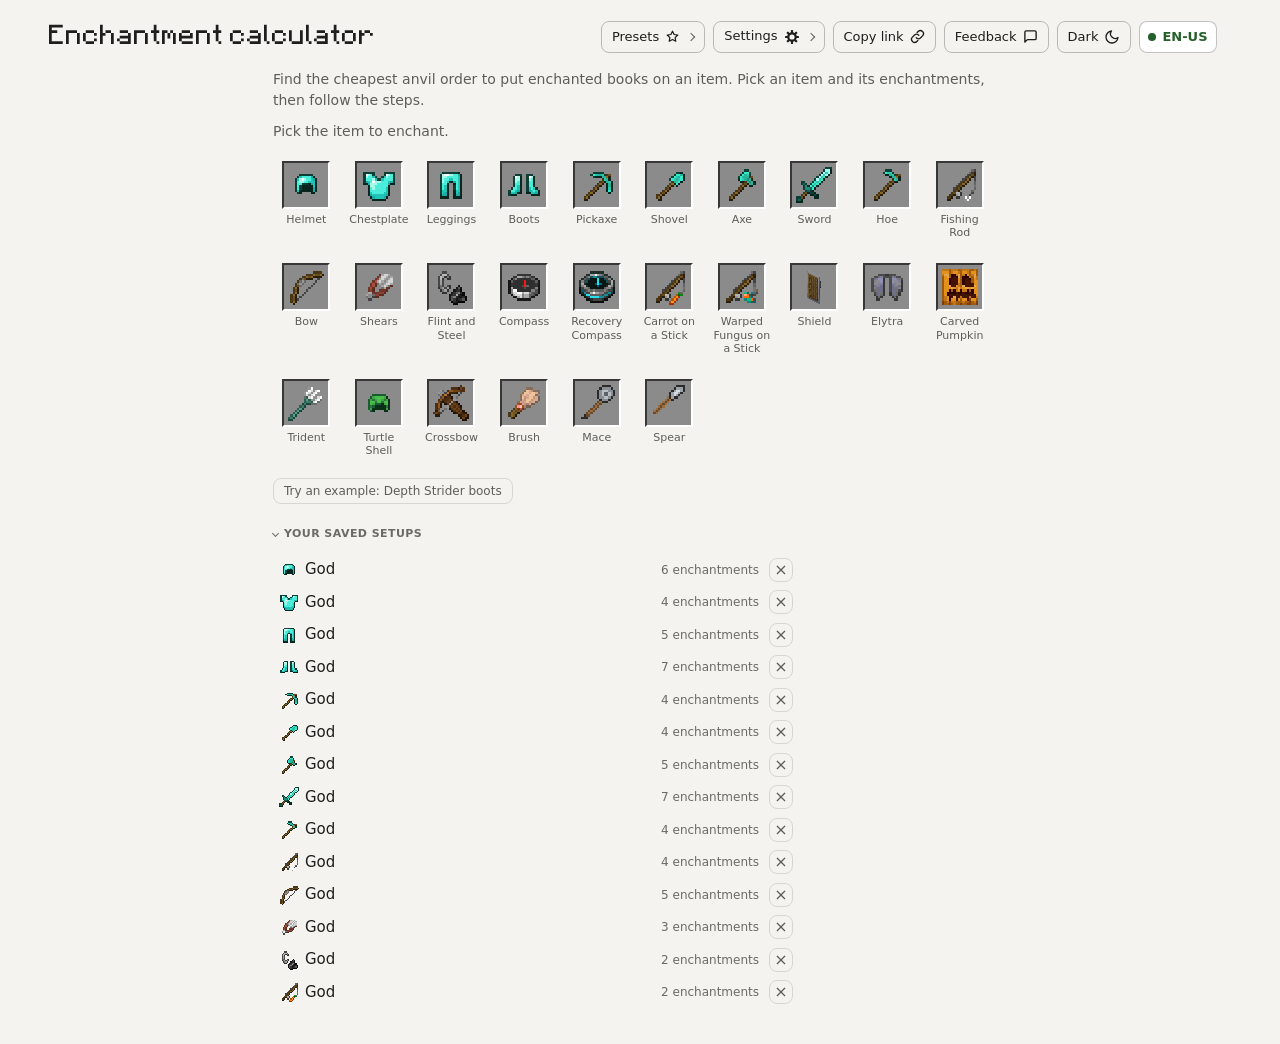
<file: index.html>
<!doctype html>
<html lang="en">
<head>
    <meta charset="utf-8">
    <meta name="viewport" content="width=device-width, initial-scale=1">
    <title></title>
    <meta name="theme-color" content="#6a3fd1">
    <link rel="manifest" href="manifest.webmanifest">
    <link rel="icon" type="image/png" href="img/app_icon_192.png">
    <link rel="apple-touch-icon" href="img/app_icon_180.png">
    <!-- The saved light/dark choice, before the page draws (App.js setupTheme). -->
    <script>try { const theme = JSON.parse(localStorage.getItem("enchantment-calculator-theme")); if (theme === "light" || theme === "dark") document.documentElement.dataset.theme = theme; } catch {}
    // "Show animations" (off) (Settings, Dom.js), before the page draws, so nothing moves on load.
    try { if (JSON.parse(localStorage.getItem("enchantment-calculator-no-motion")) === true) document.documentElement.dataset.motion = "off"; } catch {}
    try { if (JSON.parse(localStorage.getItem("enchantment-calculator-glints")) === false) document.documentElement.dataset.glint = "off"; } catch {}
    try { if (JSON.parse(localStorage.getItem("enchantment-calculator-descriptions")) === "always") document.documentElement.dataset.descriptions = "always"; } catch {}</script>
    <link rel="stylesheet" href="css/Style.css">
    <script type="module" src="js/App.js"></script>
</head>
<body>
    <!-- Spoken updates (Results.js announce): progress while ticking steps. -->
    <div id="live" class="sr-only" role="status" aria-live="polite"></div>
    <!-- Skip links (App.js setupSkipLinks): the first stops on the page, visible only while focused. Buttons, not #links, since the address's hash holds the setup. -->
    <div class="skip-links">
        <button type="button" class="skip-link" data-skip="steps" data-text="page.skip_steps"></button>
    </div>
    <header class="site-header">
        <h1 data-text="page.heading"></h1>
        <!-- One toolbar: every control the same height (.header-control). On phones it is a
             full-width row under the title, and Copy link shrinks to its icon. -->
        <div class="header-actions">
            <details id="presets-menu" class="presets-menu">
                <summary class="header-control presets-button"><span class="presets-button-label" data-text="wanted.presets"></span><svg class="presets-icon" viewBox="0 0 24 24" aria-hidden="true"><path d="M12 3.5l2.6 5.3 5.9.9-4.3 4.1 1 5.8-5.2-2.7-5.2 2.7 1-5.8-4.3-4.1 5.9-.9z"/></svg><span class="fold-chevron" aria-hidden="true"></span></summary>
                <div id="presets-panel" class="presets-panel"></div>
            </details>
            <details id="options-menu" class="options-menu">
                <summary class="header-control options-button" data-text-label="ranking.settings">
                    <span id="options-summary" class="options-summary"></span>
                    <svg class="gear-icon" viewBox="0 0 24 24" aria-hidden="true"><g fill="currentColor"><rect x="10.4" y="1.6" width="3.2" height="4.4" rx="0.8" transform="rotate(0 12 12)"/><rect x="10.4" y="1.6" width="3.2" height="4.4" rx="0.8" transform="rotate(45 12 12)"/><rect x="10.4" y="1.6" width="3.2" height="4.4" rx="0.8" transform="rotate(90 12 12)"/><rect x="10.4" y="1.6" width="3.2" height="4.4" rx="0.8" transform="rotate(135 12 12)"/><rect x="10.4" y="1.6" width="3.2" height="4.4" rx="0.8" transform="rotate(180 12 12)"/><rect x="10.4" y="1.6" width="3.2" height="4.4" rx="0.8" transform="rotate(225 12 12)"/><rect x="10.4" y="1.6" width="3.2" height="4.4" rx="0.8" transform="rotate(270 12 12)"/><rect x="10.4" y="1.6" width="3.2" height="4.4" rx="0.8" transform="rotate(315 12 12)"/></g><circle cx="12" cy="12" r="5.6" fill="none" stroke="currentColor" stroke-width="3.4"/></svg><span class="fold-chevron" aria-hidden="true"></span>
                </summary>
                <div id="limit-panel" class="options-panel"></div>
            </details>
            <button id="copy-link" class="header-control copy-link" type="button" data-text-label="page.copy_link">
                <span class="copy-label" data-text="page.copy_link"></span>
                <svg class="link-icon" viewBox="0 0 24 24" aria-hidden="true"><path d="M10 14a5 5 0 0 0 7.07 0l3-3a5 5 0 0 0-7.07-7.07l-1.5 1.5"/><path d="M14 10a5 5 0 0 0-7.07 0l-3 3a5 5 0 0 0 7.07 7.07l1.5-1.5"/></svg>
            </button>
            <button id="feedback" class="header-control feedback-open" type="button" aria-haspopup="dialog">
                <span class="feedback-label"></span>
                <svg class="feedback-icon" viewBox="0 0 24 24" aria-hidden="true"><path d="M21 15a2 2 0 0 1-2 2H7l-4 4V5a2 2 0 0 1 2-2h14a2 2 0 0 1 2 2z"/></svg>
            </button>
            <button id="theme" class="header-control theme-toggle" type="button"><span class="theme-label"></span><svg class="theme-icon sun-icon" viewBox="0 0 24 24" aria-hidden="true"><circle cx="12" cy="12" r="4"/><path d="M12 2v2M12 20v2M4.93 4.93l1.41 1.41M17.66 17.66l1.41 1.41M2 12h2M20 12h2M4.93 19.07l1.41-1.41M17.66 6.34l1.41-1.41"/></svg><svg class="theme-icon moon-icon" viewBox="0 0 24 24" aria-hidden="true"><path d="M21 12.79A9 9 0 1 1 11.21 3 7 7 0 0 0 21 12.79z"/></svg></button>
            <div id="language"></div>
        </div>
    </header>

    <main class="layout">
        <!-- The item: a floating card beside the sections on wide windows, a sticky bar over them (condensed to one line once scrolled) on narrow ones.
             Not a section (no number, no collapse); Wanted.js renderItem fills it, and it is hidden until an item is picked. -->
        <div id="item-dock" class="item-dock" hidden><div id="item"></div></div>
        <div class="inputs">
            <!-- Each section can collapse from its heading (App.js setupCollapsing); the
                 summary says what is chosen while it is closed. -->
            <!-- 2: the enchantments (the item grid, numbered 1, until an item is picked; then the item has its own card). -->
            <section class="card collapsible" data-section="wanted">
                <h2 aria-labelledby="wanted-title"><span class="step-badge" aria-hidden="true">2</span><span class="sr-only badge-state" id="wanted-state"></span><span class="section-title" id="wanted-title" data-text="page.enchantments_heading"></span><span class="section-summary" id="wanted-summary"></span><button class="collapse-toggle" type="button" aria-expanded="true" aria-controls="wanted-body"></button></h2>
                <div id="wanted-body" class="section-body"><div id="wanted"></div>
                </div>
            </section>

            <section class="card collapsible" data-section="books">
                <h2 aria-labelledby="books-title"><span class="step-badge" aria-hidden="true">3</span><span id="books-alert"></span><span class="sr-only badge-state" id="books-state"></span><span class="section-title" id="books-title" data-text="page.books_heading"></span><span class="section-summary" id="books-summary"></span><button class="collapse-toggle" type="button" aria-expanded="true" aria-controls="books-body"></button></h2>
                <div id="books-body" class="section-body"><div id="books"></div></div>
            </section>

        </div>

        <!-- The result: section 4 (the steps). Above them, when there is an order, the receipt (what it costs, the anvil wear) and,
             behind it, the four tiles that rank the orders (Ranking.js). -->
        <aside class="results-column">
            <section class="card collapsible results-card" data-section="steps">
                <h2 aria-labelledby="steps-title"><span class="step-badge" aria-hidden="true">4</span><span class="sr-only badge-state" id="steps-state"></span><span class="section-title" id="steps-title" data-text="page.steps_heading"></span><span class="section-summary" id="steps-summary"></span><button class="collapse-toggle" type="button" aria-expanded="true" aria-controls="steps-body"></button></h2>
                <div id="steps-body" class="section-body">
                    <!-- The receipt (renderStepsSummary fills it): the levels, the anvil uses and the wear; the strip opens the ranking tiles under it. Hidden until there is an order. -->
                    <div id="order" class="order" hidden>
                        <div class="order-receipt">
                            <button id="order-toggle" class="order-toggle" type="button" aria-expanded="false" aria-controls="order-panel">
                                <img class="cost-line-orb" src="img/experience_orb.svg" alt="">
                                <span id="order-levels" class="order-levels"></span>
                                <span id="order-uses" class="order-uses"></span>
                                <span class="order-caret fold-chevron" aria-hidden="true"></span>
                            </button>
                            <span id="anvil-risk"></span>
                        </div>
                        <div id="order-panel" class="order-panel" hidden>
                            <div class="order-panel-head">
                                <span class="order-panel-title" data-text="ranking.order_title"></span>
                                <span class="info-tip">
                                    <button id="rank-help" class="info-tip-button" type="button" aria-expanded="false"
                                        aria-controls="rank-help-text" data-text-label="ranking.rank_help_label">?</button>
                                    <span id="rank-help-text" class="info-tip-bubble" role="tooltip" data-text="ranking.rank_by"></span>
                                </span>
                            </div>
                            <div id="metrics" class="metrics-box"></div>
                        </div>
                    </div>
                    <div id="results"></div>
                </div>
            </section>
        </aside>
    </main>
    <!-- "Your level" (Options.js renderLevelPop): a popover under the Lv chip in the progress row, placed by Options.js placeLevelPop. -->
    <div id="level-pop" class="level-pop" role="dialog" hidden></div>
</body>
</html>
</file>
<file: css/Style.css>
@font-face {
    font-family: "Minecraft";
    src: url("../font/minecraft.woff") format("woff");
}

:root {
    --bg: #f4f3ef;
    --surface: #ffffff;
    --surface-alt: #f0eee8;
    --text: #1f1e1c;
    --text-secondary: #5f5d58;
    --text-muted: #6c6a65;
    --on-accent: #ffffff;     /* text on an accent fill */
    --border: rgba(0, 0, 0, 0.12);
    --border-strong: rgba(0, 0, 0, 0.24);
    --input-border: rgba(0, 0, 0, 0.5);  /* text fields' edge: 3:1 or more on the page (WCAG non-text) */
    --accent: #6a3fd1;
    --accent-bg: #ece6fb;
    --accent-text: #4a2a9e;
    --warning-bg: #fbf1dc;
    --warning-text: #7a4c08;
    --success-bg: #e3f4e1;
    --success-text: #25602a;
    --danger-bg: #fbe7e7;
    --danger-text: #8f2525;
    --curse: #b3261e;
    --row-glint: rgba(140, 80, 255, 0.13);
    --gui-bg: #c6c6c6;
    --gui-light: #ffffff;
    --gui-dark: #555555;
    --gui-text: #404040;
    --cost-chip-bg: var(--gui-bg);   /* Section 4's cost chips: light in light mode (the game green keeps its dark shadow) */
    --radius: 8px;
    /* Minecraft palette: the game's own colours for slots, tooltips, the cost text and the XP bar. */
    --mc-white: #ffffff;
    --mc-black: #000000;
    --mc-ink: #1e1e1e;               /* text on the slot gray (4.9:1) */
    --mc-ink-dim: #3c3c3c;           /* numerals of levels not chosen: 3.3:1 on the slot gray (UI minimum 3:1), a step under --mc-ink */
    --mc-slot-bg: #8b8b8b;           /* inventory slot: gray, dark top-left bevel, light bottom-right */
    --mc-slot-dark: #373737;
    --mc-slot-hover: #9c9c9c;
    --mc-panel: #3b3b3b;             /* the dark chips the green cost text sits on */
    --mc-text-shadow: #3f3f3f;       /* the game's drop shadow behind white text */
    --mc-green: #80ff20;             /* the game's green: cost text, Levels, the checks, reached chips, a full XP bar (one green everywhere) */
    --mc-green-shadow: #203f08;
    --mc-green-light: #b2ff4d;
    --mc-green-deep: #3d9b0a;
    --mc-aqua: #55ffff;
    --mc-aqua-shadow: #153f3f;
    --mc-yellow: #ffff55;            /* the game's yellow (§e): uncommon item names only; every other yellow is the warning tokens */
    --mc-yellow-shadow: #3f3f15;
    --mc-magenta: #ff55ff;
    --mc-magenta-shadow: #3f153f;
    --mc-red: #ff5555;               /* curses */
    --mc-red-shadow: #3f1515;
    --mc-red-light: #ff8080;
    --mc-gray: #aaaaaa;              /* enchantment lines */
    --mc-gray-dim: #7d7d7d;
    --mc-count: #a0a0a0;
    --mc-from: #8a8a8a;
    --mc-ench-dim: #8f8f8f;          /* lines a step did not change: 5.8:1 on the tooltip */
    --mc-curse-dim: #d95a5a;         /* a curse among them: 4.9:1 */
    --mc-tip-text: #f4f4f4;
    --mc-purple: #7a3fd6;            /* a chosen level's slot, the prior-work colour */
    --mc-purple-dark: #2a0f5e;
    --mc-purple-light: #c9a6ff;
    --mc-violet: #b58cff;
    --mc-chip-purple: #d4c6fb;
    --mc-xp-track: #1b1b1b;
    --mc-xp-amber: #e0a23a;
    --mc-graph-node: #7b8794;
    --mc-tooltip-bg: rgba(16, 0, 16, 0.94);
    --mc-tooltip-edge: #2d0a63;
    --mc-tooltip-border: #100010;
    --bevel-light: rgba(255, 255, 255, 0.35);
    --glint-edge: rgba(170, 90, 255, 0.45);
    --glint-core: rgba(210, 160, 255, 0.55);
    --purple-28: rgba(122, 63, 214, 0.28);
    --purple-16: rgba(122, 63, 214, 0.16);
    --ink-15: rgba(0, 0, 0, 0.15);
    --ink-18: rgba(0, 0, 0, 0.18);
    --ink-25: rgba(0, 0, 0, 0.25);
    --ink-30: rgba(0, 0, 0, 0.3);
    --ink-35: rgba(0, 0, 0, 0.35);
    --shadow-sm: 0 1px 3px var(--ink-25);
    --shadow-chip: 0 1px 3px var(--ink-30);
    --shadow-menu: 0 4px 14px var(--ink-18);
    --shadow-menu-deep: 0 4px 14px var(--ink-25);
    --shadow-pop: 0 6px 18px var(--ink-25);
    --shadow-pop-deep: 0 6px 18px var(--ink-30);
    --shadow-drag: 0 6px 16px var(--ink-35);
    color-scheme: light;
}

/* Dark: from the system unless the sun/moon button chose light, or chosen by it. */
@media (prefers-color-scheme: dark) {
    :root:not([data-theme="light"]) {
        --bg: #161517;
        --surface: #1f1e21;
        --surface-alt: #2a292d;
        --text: #eceae6;
        --text-secondary: #b3b0aa;
        --text-muted: #9a9791;
        --on-accent: #160f2e;
        --border: rgba(255, 255, 255, 0.12);
        --border-strong: rgba(255, 255, 255, 0.26);
    --input-border: rgba(255, 255, 255, 0.42);
        --input-border: rgba(255, 255, 255, 0.42);
        --accent: #a68af0;
        --accent-bg: #2f2550;
        --accent-text: #d4c6fb;
        --warning-bg: #3d2f12;
        --warning-text: #f2cf8a;
        --success-bg: #183a1f;
        --success-text: #a5e0a3;
        --danger-bg: #431c1c;
        --danger-text: #f3b0b0;
        --curse: #ff6b6b;
        --row-glint: rgba(190, 140, 255, 0.16);
        --gui-bg: #3a3a3d;
        --gui-light: #5c5c60;
        --gui-dark: #1c1c1e;
        --gui-text: #c8c8c8;
    --cost-chip-bg: var(--mc-panel);
        color-scheme: dark;
    }
}
:root[data-theme="dark"] {
    --bg: #161517;
    --surface: #1f1e21;
    --surface-alt: #2a292d;
    --text: #eceae6;
    --text-secondary: #b3b0aa;
    --text-muted: #9a9791;
    --on-accent: #160f2e;
    --border: rgba(255, 255, 255, 0.12);
    --border-strong: rgba(255, 255, 255, 0.26);
    --accent: #a68af0;
    --accent-bg: #2f2550;
    --accent-text: #d4c6fb;
    --warning-bg: #3d2f12;
    --warning-text: #f2cf8a;
    --success-bg: #183a1f;
    --success-text: #a5e0a3;
    --danger-bg: #431c1c;
    --danger-text: #f3b0b0;
    --curse: #ff6b6b;
    --row-glint: rgba(190, 140, 255, 0.16);
    --gui-bg: #3a3a3d;
    --gui-light: #5c5c60;
    --gui-dark: #1c1c1e;
    --gui-text: #c8c8c8;
    --cost-chip-bg: var(--mc-panel);
    color-scheme: dark;
}

* { box-sizing: border-box; }

body {
    margin: 0;
    background: var(--bg);
    color: var(--text);
    font: 15px/1.5 system-ui, -apple-system, "Segoe UI", sans-serif;
}

h1, h2 { font-family: "Minecraft", system-ui, sans-serif; font-weight: normal; margin: 0; }
h1 { font-size: 22px; }
h2 { font-size: 16px; display: flex; align-items: center; gap: 8px; margin-bottom: 12px; }

.header-actions { display: flex; align-items: center; gap: 8px; flex-wrap: wrap; justify-content: flex-end; }

/* Room for the page's scrollbar is always kept, so it appearing (a section opening, entries
   added) never pushes everything left. */
html { scrollbar-gutter: stable; scroll-padding-top: calc(var(--dock-h, 0px) + 8px); }

/* The header's controls: one height, font, border and radius, so they read as one toolbar. */
.header-control {
    height: 32px;
    display: inline-flex;
    align-items: center;
    gap: 6px;
    padding: 0 10px;
    border: 1px solid var(--border-strong);
    border-radius: var(--radius);
    background: transparent;
    color: var(--text);
    font: 13px/1 system-ui, -apple-system, "Segoe UI", sans-serif;
    white-space: nowrap;
    cursor: pointer;
}
.header-control:hover { background: var(--surface-alt); }
.copy-link .link-icon { width: 15px; height: 15px; fill: none; stroke: currentColor; stroke-width: 2.2; stroke-linecap: round; flex: none; }
/* Sun/moon: an icon-only header button. */
.theme-icon { width: 16px; height: 16px; fill: none; stroke: currentColor; stroke-width: 2; stroke-linecap: round; stroke-linejoin: round; flex: none; }

/* Phones: the title on its own line, then the toolbar across the full width. */
@media (max-width: 600px) {
    /* "header." raises these over the general .site-header rules further down. */
    header.site-header { flex-direction: column; align-items: stretch; gap: 10px; }
    header .header-actions { justify-content: flex-start; position: relative; }
    /* The Presets menu opens across the whole toolbar, since its button is mid-row (anchored to the button, it ran off the left edge). */
    .header-actions .presets-menu { position: static; }
    .header-actions .presets-panel { left: 0; right: 0; width: auto; }
    #language { margin-left: auto; }
}
/* Narrow windows (600px, where Settings becomes its gear): every header button is just its icon (Copy link's label returns while it says
   "Copied"); each keeps its name as its label for screen readers and its hover title. */
@media (max-width: 600px) {
    .header-control.copy-link:not(.copied) .copy-label, .theme-label, .feedback-open .feedback-label, .presets-button-label { display: none; }
    .header-control.copy-link, .feedback-open, .theme-toggle, .presets-button { width: 32px; padding: 0; justify-content: center; }
    .presets-button .fold-chevron, .options-button .fold-chevron { display: none; }
}
@media (max-width: 440px) {
    .header-control.copy-link, .feedback-open, .theme-toggle, .presets-button { width: 28px; } /* (the header's Copy link, not the share menu's) */
    /* A little tighter, so the toolbar (with the sun/moon) stays on one row on a 375px phone,
       in Spanish too. */
    header .header-actions { gap: 5px; }
}

.site-header {
    display: flex;
    align-items: center;
    justify-content: space-between;
    gap: 12px;
    max-width: 1200px;
    margin: 0 auto;
    padding: 20px 16px 8px;
    position: relative;
    z-index: 40; /* the header's menus (Settings, Saved) open over the sticky item bar */
}

.layout {
    display: grid;
    grid-template-columns: minmax(0, 1fr);
    gap: 16px;
    max-width: 1200px;
    margin: 0 auto;
    padding: 8px 16px 40px;
}

/* Before an item is picked the page is the item grid alone: Books and items, Anvil uses and their skip link are hidden, and section 1 is one centered
   column (`has-item` is set by Wanted.js renderItem). */
.layout:not(.has-item) .results-column, .layout:not(.has-item) [data-section="books"] { display: none; }
.layout:not(.has-item) { grid-template-columns: minmax(0, 720px) !important; justify-content: center; }
body:not(:has(.layout.has-item)) .skip-link[data-skip="steps"] { display: none; }
/* ...and the grid is not a section: no card, no heading or collapse arrow, always open (a stored "closed" is ignored until an item is picked). */
.layout:not(.has-item) [data-section="wanted"] { background: none; border: none; padding: 0; box-shadow: none; }
.layout:not(.has-item) [data-section="wanted"] > h2 { display: none; }
.layout:not(.has-item) [data-section="wanted"] > .section-body { display: block !important; height: auto !important; }

/* Sections 3 and 4 stack with the same gap as 1-2 (on desktop the column becomes a flex
   column with the same gap, below). */
.results-column { display: grid; grid-template-columns: minmax(0, 1fr); gap: 16px; align-content: start; }

@media (min-width: 900px) {
    .layout { grid-template-columns: minmax(0, 1.15fr) minmax(0, 1.3fr); align-items: start; }
    /* One page scrollbar: the right column scrolls with the page. Shorter than the window it sticks under the top; taller, it scrolls with the page
       until its bottom reaches the window's bottom and sticks there (`--column-top`, a negative top set by App.js setupResultsColumn). */
    .results-column { position: sticky; top: var(--column-top, 16px); }
    .results-content > .steps-scroll {
        /* Room so the step badges (which sit above each step's border) are not clipped. */
        padding: 10px 4px 2px 0;
        margin-right: -4px;
    }
}

/* minmax(0, ...): a closed section's one-line summary is cut short, not widening the page. */
.inputs { display: grid; grid-template-columns: minmax(0, 1fr); gap: 16px; }

.card {
    background: var(--surface);
    border: 1px solid var(--border);
    border-radius: 12px;
    padding: 16px 18px;
}

.step-badge {
    display: inline-flex;
    align-items: center;
    justify-content: center;
    width: 22px;
    height: 22px;
    border-radius: 50%;
    background: var(--accent-bg);
    color: var(--accent-text);
    font-size: 12px;
    position: relative;
}
/* A stage's state (App.js renderBadges): a check once done, amber "!" while Books has a problem, a ring while a search is pending or running
   (<html data-search>): a progress ring from the start (empty while the search waits its short delay), filling clockwise from the top as it goes
   (Calc.js sets --search-share, 0 to 1, on the badge). */
/* Done badges are the game's tooltip look (dark, purple edge) holding its pixel check; problem badges the warning colours with the "!" (Dom.js mcMark). */
.step-badge.done { background: var(--mc-tooltip-bg); box-shadow: inset 0 0 0 1px var(--mc-tooltip-edge); } /* (the purple tooltip look behind the check) */
.step-badge.warn { background: var(--warning-bg); box-shadow: 0 0 0 1px var(--warning-text); } /* (the warning colours, as every yellow on the page) */
/* The game's marks (Dom.js mcMark): pixels, the game's text colours and its drop shadow (1px down and right, in the colour's shadow). */
.mc-mark { display: inline-block; flex: none; width: 10.5px; height: auto; vertical-align: -1px; overflow: visible; }
.mc-mark path { fill: currentColor; }
.mc-mark.check { color: var(--mc-green); filter: drop-shadow(1.5px 1.5px 0 var(--mc-green-shadow)); }
.mc-mark.cross { width: 8px; color: var(--warning-text); }
.mc-mark.bang { width: 3px; color: var(--warning-text); }
.cover-chip .mc-mark { margin-right: 5px; }
.hotbar-check .mc-mark { width: 9px; }
.hotbar-check .mc-mark.check { filter: drop-shadow(1px 1px 0 var(--mc-black)) drop-shadow(-1px 0 0 var(--mc-black)); } /* (a black edge: the green alone is 2.6:1 on the slot gray) */
:root:is([data-search="running"], [data-search="pending"]) [data-section="steps"]:not(.idle) .step-badge { background: var(--warning-bg); color: var(--warning-text); }
:root:is([data-search="running"], [data-search="pending"]) [data-section="steps"] .step-badge::after {
    content: ""; position: absolute; inset: -3px; border-radius: 50%;
    /* (drawn straight from the share: progress comes many times a second, and an eased copy restarted by each one fell further and further behind) */
    background: conic-gradient(var(--warning-text) calc(var(--search-share, 0) * 1turn), color-mix(in srgb, var(--warning-text) 22%, transparent) 0);
    -webkit-mask: radial-gradient(farthest-side, transparent calc(100% - 2.5px), #000 calc(100% - 2px));
    mask: radial-gradient(farthest-side, transparent calc(100% - 2.5px), #000 calc(100% - 2px));
}
/* The live tooltip under it while the search runs (Calc.js showProgress): the percent and the time so far or left. */
.search-tip { position: fixed; z-index: 60; padding: 4px 8px; border-radius: 6px; background: var(--text); color: var(--surface); font-size: 12px; white-space: nowrap; pointer-events: none; box-shadow: var(--shadow-menu-deep); }
.search-tip[hidden] { display: none; }


.hint { color: var(--text-secondary); font-size: 14px; margin: 4px 0; }
.hint.intro { margin-bottom: 8px; }
.example { margin-top: 12px; }

/* Buttons */
.btn {
    font: inherit;
    font-size: 14px;
    padding: 6px 12px;
    border-radius: var(--radius);
    border: 1px solid var(--border-strong);
    background: transparent;
    color: var(--text);
    cursor: pointer;
}
/* A slight game-button bevel: light along the top, dark along the bottom, pressed in on click. */
.btn:not(:disabled) { box-shadow: inset 0 1px 0 var(--bevel-light), inset 0 -2px 0 var(--ink-15); }
.btn:not(:disabled):active { box-shadow: inset 0 2px 0 var(--ink-18); transform: translateY(1px); }
.btn:hover { background: var(--surface-alt); }
.btn:disabled { opacity: 0.45; cursor: default; background: transparent; }
/* A disabled plain button stays legible (3:1 or better): muted text and a dashed faint border instead of fading it. */
.btn:disabled:not(.primary) { opacity: 1; color: var(--text-muted); border-color: var(--border-strong); border-style: dashed; }
.btn.small { font-size: 13px; padding: 4px 10px; }
.btn.tiny { font-size: 13px; padding: 0 8px; line-height: 24px; }
.btn.primary { background: var(--accent); border-color: var(--accent); color: var(--on-accent); }

.link {
    font: inherit;
    background: none;
    border: none;
    padding: 0;
    color: var(--accent);
    text-decoration: underline;
    cursor: pointer;
}

.toolbar { display: flex; flex-wrap: wrap; align-items: center; gap: 8px; margin-bottom: 10px; }

/* Item grid */
.item-grid {
    display: grid;
    grid-template-columns: repeat(auto-fill, minmax(64px, 1fr));
    gap: 6px;
}

.item-button {
    display: flex;
    flex-direction: column;
    align-items: center;
    gap: 4px;
    padding: 8px 4px;
    font: inherit;
    font-size: 11px;
    line-height: 1.2;
    color: var(--text-secondary);
    background: transparent;
    border: 1px solid transparent;
    border-radius: var(--radius);
    cursor: pointer;
    text-align: center;
    position: relative;
}
.item-button:hover { background: var(--surface-alt); }
.item-button:hover .mc-slot, .item-button:focus-visible .mc-slot { box-shadow: 0 0 0 2px var(--accent); }
.item-button.selected .mc-slot { box-shadow: 0 0 0 2px var(--accent); }
.item-slot { flex: none; }
/* The game's tooltip under the slot: the item, then how many enchantments it takes. */
.item-button .item-tip {
    position: absolute;
    top: 66px;
    left: 50%;
    z-index: 30;
    width: auto;
    padding: 3px 6px;
    /* --tip-shift: Wanted.js placeTip keeps the tooltip inside the window near its edges. */
    transform: translateX(calc(-50% + var(--tip-shift, 0px)));
    text-align: left;
    white-space: nowrap;
    /* Not laid out until shown: even invisible, it would widen the page past its edge. */
    display: none;
    pointer-events: none;
}
.item-tip > span { display: block; }
.item-button:hover .item-tip, .item-button:focus-visible .item-tip { display: block; }
@media (hover: none) { .item-tip { display: none; } }
.item-button.selected { background: var(--accent-bg); border-color: var(--accent); color: var(--accent-text); }

.item-icon { width: 32px; height: 32px; image-rendering: pixelated; flex: none; }
.item-icon.small { width: 24px; height: 24px; }

/* Wanted enchantments */
/* The top of section 1: the preview, then the controls, side by side once the section
   is 460px wide (a container query, so it follows the card, not the window). On the wide
   layout the preview has a fixed width, so longer names never push the controls aside. */
#wanted, #item { container: wanted / inline-size; }
.wanted-head { position: relative; display: flex; flex-wrap: wrap; gap: 0 16px; margin-bottom: 4px; }
.wanted-preview { position: relative; flex: 1 1 100%; min-width: 0; margin-bottom: 12px; }
/* While its height slides (Motion.js growSmoothly), new lines show as the box opens. */
.resizing { overflow: clip; } /* (while Motion.js growSmoothly eases its height) */
.wanted-controls { flex: 1 1 100%; min-width: 0; margin-bottom: 12px; }
#wanted > .hint { margin: 0 0 10px; }

/* The item (not a section): a floating card beside the sections on wide windows, a sticky bar over them on narrow ones, condensed to one line once the
   page has scrolled (Wanted.js renderItem, setupItemDock). */
.layout { position: relative; }
@media screen and (max-width: 1359px) { .layout { overflow-anchor: none; } } /* (the item bar condenses and grows: the page must stay where it is, Wanted.js syncDock) */
.dock-sentinel { position: absolute; top: 0; left: 0; width: 1px; height: 1px; pointer-events: none; }
.item-dock { grid-column: 1 / -1; position: sticky; top: 0; z-index: 25; padding: 8px 0 0; background: linear-gradient(var(--bg) 82%, transparent); }
.item-dock[hidden] { display: none; }
#item { padding: 12px 16px; background: var(--surface); border: 1px solid var(--border); border-radius: 12px; }
.item-mini { display: none; align-items: center; gap: 10px; min-width: 0; }
.item-mini { cursor: pointer; border-radius: 4px; overflow: clip; overflow-clip-margin: 4px; } /* (the cost line slides in from under its edge while the name's box narrows; the margin keeps the focus ring) */
.item-mini:focus-visible { outline: 2px solid var(--accent); outline-offset: 2px; }
.item-mini .mc-slot { flex: none; }
/* The bar's name and enchantments sit in the game's tooltip, like the tall card's. */
.mini-text, .tip-frame { background: var(--mc-tooltip-bg); outline: 2px solid var(--mc-tooltip-edge); outline-offset: -3px; border: 1px solid var(--mc-tooltip-border); text-shadow: 1px 1px 0 var(--mc-text-shadow); }
.mini-text { flex: 1 1 auto; min-width: 0; overflow: hidden; padding: 3px 7px; }
.mini-name { font-family: "Minecraft", system-ui, sans-serif; font-weight: normal; font-size: 14px; white-space: nowrap; overflow: hidden; text-overflow: ellipsis; }
/* Very narrow: the bar keeps the name and the way to the steps; the cost is in the receipt below. */
@media (max-width: 439px) { .item-dock:not(.cost-probe) .item-mini .cost-line { display: none; } } /* (.cost-probe: shown just while the morph measures where it would go) */ /* (below this the name had no room left: a sliver) */
.mini-list { font-family: "Minecraft", system-ui, sans-serif; font-size: 12px; color: var(--mc-gray); overflow: hidden; white-space: nowrap; -webkit-mask-image: linear-gradient(to right, #000 calc(100% - 24px), transparent); mask-image: linear-gradient(to right, #000 calc(100% - 24px), transparent); } /* fades out at the right instead of "…" (the morph uses the same fade, Wanted.js setupItemDock) */
.mini-ench.curse, .mini-ench.curse + .mini-sep { color: var(--mc-red); text-shadow: 1px 1px 0 var(--mc-red-shadow); } /* (a curse's comma is red too, as in the Tree's tooltips) */
.item-mini .cost-line { flex: none; margin: 0; }
.item-mini .cost-line.idle { display: none; } /* (no cost yet, nothing chosen: it would take the bar's whole width) */
.item-mini .cost-line-text { color: var(--mc-green); text-shadow: 1px 1px 0 var(--mc-green-shadow); font-family: "Minecraft", system-ui, sans-serif; } /* the tooltip's green */
/* (screen only: on paper the item is always the full card, never the condensed bar) */
@media screen and (max-width: 1359px) {
    .item-dock.condensed { background: none; }
    .item-dock.condensed #item { padding: 8px 14px; pointer-events: auto; }
    .item-dock.condensed #item > .wanted-head, .item-dock.condensed #item > .item-heading, .item-dock.condensed #item > .item-foot { display: none; }
    .item-dock.condensed .item-mini-row { display: flex; align-items: center; gap: 10px; min-width: 0; }
    .item-dock.condensed .item-mini-row > .item-mini { flex: 1; min-width: 0; }
    .item-dock.condensed .mini-reset { display: inline-flex; }
    .item-dock.condensed .mini-steps { display: inline-flex; }
    .item-dock.condensed .item-mini { display: flex; }
    /* A slow search's progress along the condensed bar's bottom edge, in the game's XP-bar look (Calc.js: `--search-share`, `.on`); it fades in and out. */
    .item-dock.condensed #item { position: relative; }
    .item-dock.condensed .mini-xp { position: absolute; left: 14px; right: 14px; bottom: -1px; height: 5px; display: block; border: 1px solid var(--mc-black); border-radius: 1px; background: var(--mc-xp-track); overflow: hidden; opacity: 0; pointer-events: none; transition: opacity 0.25s 0.3s; } /* (it goes after a beat, so a finished search shows full) */
    .item-dock.condensed .mini-xp.on { opacity: 1; pointer-events: auto; transition-delay: 0s; }
    .item-dock.condensed .mini-xp::after { content: ""; position: absolute; inset: -4px 0; } /* (a taller hover target) */
    .item-dock.condensed .mini-xp > i { position: absolute; inset: 0 auto 0 0; width: calc(var(--search-share, 0) * 100%); background: linear-gradient(var(--mc-green-light), var(--mc-green) 60%, var(--mc-green-deep)); } /* (drawn straight from the share, as the badge's ring: an eased width lagged behind) */
    /* Between the two forms (Wanted.js setupItemDock): the full card stays laid out, its box drawn by ::before at --morph-h, the bar's row laid over it
       where it will be, and the dock clipped to the box; clicks pass through the dock's empty part. */
    .item-dock.condensed, .item-dock.morphing { pointer-events: none; }
    .item-dock.morphing { background: none; clip-path: inset(0 0 calc(100% - var(--morph-h) - 8px) 0); }
    /* The flyers and the bar's enchantment row reach past the window's right edge mid-morph. A clip-path hides them but they still widen the
       page, and iPhone Safari then zooms the page out to fit (and the zoom changes the layout the morph measures, so it skipped back and
       forth). `overflow-x: clip` takes them out of the page's width (it is not a scroll box, so the sticky bar keeps working). */
    .item-dock.morphing, .item-dock.condensed { overflow-x: clip; }
    .item-dock.morphing #item { pointer-events: auto; position: relative; isolation: isolate; background: none; border-color: transparent; }
    .item-dock.morphing #item::before { content: ""; position: absolute; z-index: -1; left: -1px; right: -1px; top: -1px; height: var(--morph-h); box-sizing: border-box; background: var(--surface); border: 1px solid var(--border); border-radius: 12px; }
    .item-dock.morphing .item-mini-row { display: flex; align-items: center; gap: 10px; min-width: 0; position: absolute; left: var(--mini-x); top: var(--mini-y); width: var(--mini-w); }
    .item-dock.morphing .item-mini-row > .item-mini { display: flex; flex: 1; min-width: 0; }
    .item-dock.morphing .mini-reset, .item-dock.morphing .mini-steps { display: inline-flex; }
    /* The tooltip's box morphs into the bar's (Wanted.js makeFlyers: one .tip-frame between the two, whose own boxes are hidden meanwhile). */
    .item-dock.morphing .tip-frame { position: absolute; z-index: 0; box-sizing: border-box; pointer-events: none; }
    .item-dock.morphing .wanted-preview .mc-tooltip, .item-dock.morphing .mini-text { background: none; outline-color: transparent; border-color: transparent; }
    .item-dock.morphing .wanted-preview .mc-tooltip, .item-dock.morphing .item-mini-row { z-index: 1; }
    .item-dock.morphing .morph-flyer { position: absolute; z-index: 1; margin: 0; white-space: nowrap; pointer-events: none; }
    .item-dock.morphing .morph-frame { position: absolute; z-index: 0; box-sizing: border-box; pointer-events: none; }
    .item-dock.morphing .morph-travel { position: relative; z-index: 1; border-color: transparent !important; background: transparent !important; box-shadow: none !important; }
}
/* A wide item card (900 to 1359px, a bar over the sections): the item on the left, the name box and presets in a column beside it. The floating card
   (1360px+, 272px) and phones are narrower and keep the stack. */
@container wanted (min-width: 640px) {
    #item > .wanted-head { display: grid; grid-template-columns: minmax(0, 1fr) minmax(0, 1fr); grid-template-rows: auto 1fr; gap: 0 24px; }
    #item > .wanted-head > .wanted-preview { grid-column: 1; grid-row: 1 / span 2; margin-bottom: 4px; }
    #item > .wanted-head > .anvil-name { grid-column: 2; grid-row: 1; max-width: 360px; }
    #item > .wanted-head > .wanted-controls { grid-column: 2; grid-row: 2; margin-bottom: 4px; }
}
/* 900 to 1359px: the results column sticks under the bar too. */
@media (min-width: 900px) and (max-width: 1359px) {
    /* (the column's top keeps clear of the bar through --column-top, which counts --dock-h) */
}
/* From 1360px the item is a card of its own, floating at the left of the sections (a third column that sticks). */
@media (min-width: 1360px) {
    .layout.has-item { grid-template-columns: 272px minmax(0, 1.15fr) minmax(0, 1.3fr); max-width: 1500px; }
    .item-dock { grid-column: auto; top: 16px; align-self: start; padding: 0; background: none; }
    #item { border-color: var(--border-strong); box-shadow: var(--shadow-pop); }
    .item-dock .item-menu { width: 440px; }
}

/* The slot is the item menu's button: a caret in its corner, a purple ring on hover. */
.item-menu-button, .entry-slot {
    position: relative;
    flex: none;
    padding: 0;
    border: none;
    background: none;
    cursor: pointer;
    border-radius: 2px;
}
.item-menu-button:hover .mc-slot, .menu-open .item-menu-button .mc-slot, .entry-slot:hover .mc-slot { box-shadow: 0 0 0 2px var(--accent); }
.item-menu-button:focus-visible, .entry-slot:focus-visible { outline: 2px solid var(--accent); outline-offset: 3px; }
.item-menu-caret {
    position: absolute;
    right: -5px;
    bottom: -5px;
    width: 18px;
    height: 18px;
    display: flex;
    align-items: center;
    justify-content: center;
    border-radius: 50%;
    background: var(--accent);
    color: var(--on-accent);
    font-size: 11px;
    line-height: 1;
    box-shadow: var(--shadow-chip);
}
.menu-open .item-menu-caret { transform: rotate(180deg); }
.item-menu, .entry-popover {
    position: absolute;
    left: 0;
    z-index: 20;
    border: 1px solid var(--border-strong);
    border-radius: var(--radius);
    background: var(--surface);
    box-shadow: var(--shadow-pop);
}
.item-menu {
    top: 56px; /* under the slot (the preview starts at the slot) */
    width: min(440px, 100%);
    padding: 10px;
}
/* On phones the grid opens in the card's flow, full width, so its buttons stay big. */
@media (max-width: 600px) {
    .item-menu { position: static; width: auto; margin: 10px 0 0; box-shadow: none; } /* (under the preview, its last child) */
}
.anvil-cell.preview { flex-direction: row; align-items: flex-start; gap: 10px; }
.anvil-cell.preview .mc-tooltip { width: auto; flex: 0 1 auto; min-width: 0; }

/* Presets: a small label, then the choices (wrapping). */
.presets { margin-bottom: 10px; }
.presets-label { margin-bottom: 4px; font-size: 11px; font-weight: 600; letter-spacing: 0.04em; text-transform: uppercase; color: var(--text-muted); }
/* The Presets row and Your saved setups fold from their label (Wanted.js presetsFold): the page's chevron before it, right when closed, down when open. */
.presets-toggle { display: inline-flex; align-items: center; gap: 6px; padding: 2px 4px 2px 0; border: none; background: none; cursor: pointer; font-family: inherit; }
.presets-toggle:hover, .presets-toggle:focus-visible { color: var(--text); }
.presets-toggle .fold-chevron { --chev-size: 5px; }
.preset-chips { display: flex; flex-wrap: wrap; gap: 6px; }
.preset {
    height: 26px;
    padding: 0 11px;
    border: 1px solid var(--border-strong);
    border-radius: 13px;
    background: transparent;
    color: var(--text-secondary);
    font: inherit;
    font-size: 12px;
    cursor: pointer;
}
.preset:hover { border-color: var(--accent); color: var(--accent-text); }
.preset.selected { background: var(--accent-bg); border-color: var(--accent); color: var(--accent-text); }

/* One row, as a grid so every row lines up: the name (game font; curses red) with what it
   does under it, the rough cost once chosen, the level bar, and a × that clears it. A chosen
   row has an accent bar on its left (no tint). */
.ench-row {
    position: relative;
    display: grid;
    grid-template-columns: minmax(0, 1fr) 46px auto 22px;
    grid-template-areas: "name cost bar clear";
    align-items: center;
    column-gap: 8px;
    padding: 7px 4px 7px 8px;
    border-top: 1px solid var(--border);
}
.ench-row > .ench-name { grid-area: name; }
.ench-row > .ench-cost-col { grid-area: cost; text-align: right; }
.ench-row > .level-bar { grid-area: bar; }
.ench-row > .ench-clear, .ench-row > .ench-clear-slot { grid-area: clear; }
/* The row's name and bar stack on narrow cards (phones), the cost and × beside the bar. */
@container wanted (max-width: 430px) {
    .ench-row {
        grid-template-columns: auto minmax(0, 1fr) 22px;
        grid-template-areas: "name name name" "bar cost clear";
        row-gap: 5px;
    }
    .ench-row > .ench-cost-col { text-align: left; padding-left: 4px; }
}
.ench-row.chosen {
    border-radius: 7px;
    border-top-color: transparent;
    box-shadow: inset 3px 0 0 var(--accent);
}
.ench-row.chosen + .ench-row { border-top-color: transparent; }
/* A chosen row gets a faint purple sheen now and then, like the enchantment glint. */
.ench-row.chosen::after {
    content: "";
    position: absolute;
    inset: 0;
    border-radius: 7px;
    background: linear-gradient(115deg, transparent 38%, var(--row-glint) 50%, transparent 62%) no-repeat;
    background-size: 300% 100%;
    animation: row-glint 7s linear infinite;
    pointer-events: none;
    z-index: 1; /* the sheen passes over the book icon too */
}
/* With the gradient 3 rows wide, 100% -> 0% sweeps the band from left to right, visible
   for the middle half of the loop: a pass, then a pause. */
@keyframes row-glint {
    from { background-position: 100% 0; }
    to { background-position: 0 0; }
}
@media (prefers-reduced-motion: reduce) { .ench-row.chosen::after { animation: none; display: none; } }
.ench-clear {
    width: 22px;
    height: 22px;
    padding: 0;
    border: none;
    border-radius: 50%;
    background: none;
    color: var(--text-muted);
    font-size: 17px;
    line-height: 1;
    cursor: pointer;
}
.ench-clear:hover, .ench-clear:focus-visible { background: var(--border); color: var(--text); }
.wanted-list > .ench-row:first-child, .ench-group + .ench-row,
.ench-group-label + .ench-row, .group-switch + .ench-row { border-top: none; }
.ench-name {
    min-width: 0;
    display: grid;
    grid-template-columns: 22px minmax(0, 1fr);
    column-gap: 7px;
    align-items: start;
    font-family: "Minecraft", system-ui, sans-serif;
    font-size: 14px;
    line-height: 1.3;
    color: var(--text-secondary);
}
.ench-name > .ench-book { grid-row: 1 / span 2; grid-column: 1; }
.ench-name > .ench-title { grid-column: 2; }
.ench-name > .ench-desc { grid-column: 2; }
.ench-row.chosen .ench-name { color: var(--text); }
/* The small book beside a name: dim until chosen (the row's own sheen passes over it). */
.ench-book { position: relative; display: block; width: 22px; height: 22px; margin-top: 1px; overflow: hidden; opacity: 0.4; filter: grayscale(0.7); transition: opacity 0.15s, filter 0.15s; }
.ench-book img { display: block; width: 22px; height: 22px; image-rendering: pixelated; }
.ench-book.lit { opacity: 1; filter: none; }
/* A dimmed row says what choosing it would replace. */
.replaces-mark {
    display: inline-flex;
    align-items: center;
    gap: 3px;
    margin-left: 8px;
    padding: 0 7px;
    border: 1px solid var(--border-strong);
    border-radius: 9px;
    font: 11px/16px system-ui, sans-serif;
    color: var(--text-muted);
    vertical-align: 1px;
}
.replaces-mark::before { content: "\21c4"; font-size: 12px; }
.ench-row.curse .ench-name { color: var(--curse); }
/* Conflicts with a chosen one: dimmed (choosing it replaces that one). Not opacity on
   the row, which would trap the name's bubble under the rows below. */
.ench-row.conflict .ench-name { color: var(--text-muted); }
.ench-row.conflict .level-bar { opacity: 0.45; }
.ench-row.conflict .level-bar:hover, .ench-row.conflict .level-bar:focus-visible { opacity: 0.8; }
.note { font-size: 12px; color: var(--text-muted); font-weight: normal; }
.ench-cost { font-size: 11px; }
/* What the enchantment does, under its name (two lines at most). */
.ench-desc {
    margin-top: 1px;
    font: 12px/1.3 system-ui, sans-serif;
    color: var(--text-muted);
    display: -webkit-box;
    -webkit-line-clamp: 2;
    -webkit-box-orient: vertical;
    overflow: hidden;
}
/* Settings > Display > Show descriptions "On hover" (the default; "Always" is `<html data-descriptions="always">`): with a mouse, the line takes no room and
   opens as a small bubble under the name while the row is hovered or has the keyboard focus, so the list doesn't move under the pointer. Touch screens,
   with no hover, keep it under the name. */
@media (hover: hover) {
    html:not([data-descriptions="always"]) .ench-name { position: relative; align-items: center; } /* (the name alone beside its book: centred on it) */
    html:not([data-descriptions="always"]) .ench-name > .ench-book { grid-row: 1; margin-top: 0; }
    html:not([data-descriptions="always"]) .ench-name > .ench-desc {
        position: absolute; z-index: 20; top: calc(100% + 2px); left: 29px; max-width: min(320px, calc(100% - 29px)); width: max-content;
        margin: 0; padding: 4px 8px; border: 1px solid var(--border-strong); border-radius: 6px; background: var(--surface); color: var(--text-secondary);
        box-shadow: var(--shadow-pop); pointer-events: none; visibility: hidden; opacity: 0; transition: opacity 0.12s, visibility 0s 0.12s;
    }
    html:not([data-descriptions="always"]) .ench-row:hover .ench-name > .ench-desc,
    html:not([data-descriptions="always"]) .ench-row:focus-within .ench-name > .ench-desc { visibility: visible; opacity: 1; transition: opacity 0.12s 0.25s, visibility 0s 0.25s; }
}

/* The level bar: joined segments that fill up to the chosen level. Always five segments
   wide with its own from the left, so the I segments of every row share a column; levels past V
   wrap onto a second row (VI to X). */
.level-bar {
    --seg: 30px;
    position: relative; /* rolling segments are placed in it */
    flex: none;
    display: grid;
    grid-template-columns: repeat(5, var(--seg));
    grid-auto-rows: 28px;
    width: calc(5 * var(--seg));
    height: calc(var(--rows, 1) * 28px);
    border-radius: 2px;
    cursor: pointer;
    touch-action: pan-y;
    user-select: none;
    -webkit-user-select: none;
}
/* The levels this enchantment doesn't have show as a faint empty track (one cell each, so they can fade
   in and out when the pick changes), so every bar is the same width and the rows' right edges line up. */
.level-gap { background: var(--surface-alt); border-right: 1px solid var(--border); }
.level-bar:focus { outline: none; }
.level-bar:focus-visible { outline: 2px solid var(--accent); outline-offset: 2px; }
/* Each level is an inventory slot: the game's gray with a dark top-left and a light
   bottom-right edge; a chosen level is lit in the accent. */
.level-seg {
    display: flex;
    align-items: center;
    justify-content: center;
    border: 2px solid;
    border-color: var(--mc-slot-dark) var(--mc-white) var(--mc-white) var(--mc-slot-dark);
    background: var(--mc-slot-bg);
    color: var(--mc-ink-dim); /* not chosen: quieter than a lit level (3.3:1 on the slot gray; 3.8:1 on the hover gray) */
    font-family: "Minecraft", system-ui, sans-serif;
    font-size: 12px;
    transition: background-color 0.08s, color 0.08s;
}
.level-bar:hover .level-seg:not(.filled) { background: var(--mc-slot-hover); color: var(--mc-ink); } /* the preview under the pointer or focus reads in full */
.level-bar:focus-visible .level-seg:not(.filled) { color: var(--mc-ink); }
.level-seg.filled { background: var(--mc-purple); border-color: var(--mc-purple-dark) var(--mc-purple-light) var(--mc-purple-light) var(--mc-purple-dark); color: var(--mc-white); text-shadow: 1px 1px 0 var(--mc-purple-dark); }

/* Conflicting enchantments are bracketed together; the label says how they conflict.
   The bracket sits out in the card's padding by its width (2px line + 7px gap), so the
   names and bars inside line up with the single rows. */
.ench-group {
    margin: 6px 0 6px -9px;
    padding-left: 7px;
    border-left: 2px solid var(--border-strong);
}
.ench-group.has-chosen { border-left-color: var(--accent); }
/* "Pick one": a card holding the label, the switch and the chosen row, so they read as one
   thing. Its outline turns to the accent once something is chosen. */
.ench-group.exclusive {
    margin: 8px -7px;
    padding: 8px 6px 4px;
    border: 1px solid var(--border-strong);
    border-radius: 10px;
}
.ench-group.exclusive.has-chosen { border-color: var(--accent); }
.ench-group.exclusive .ench-group-label { padding-left: 4px; }
.ench-group.exclusive .group-switch { margin: 4px 0 8px; }
.ench-group.exclusive .ench-row.chosen { margin-bottom: 4px; }
.ench-group-label {
    padding: 2px 0 2px;
    font-size: 11px;
    font-weight: 600;
    letter-spacing: 0.04em;
    text-transform: uppercase;
    color: var(--text-muted);
}

/* "Pick one" groups: a switch for which one (or none), then the chosen one's row. */
.group-switch {
    display: flex;
    flex-wrap: wrap;
    gap: 3px;
    width: fit-content;
    max-width: 100%;
    margin: 4px 0 6px;
    padding: 3px;
    border-radius: 8px;
    background: var(--surface-alt);
}
.switch-option {
    min-height: 28px;
    padding: 2px 10px;
    border: none;
    border-radius: 6px;
    background: transparent;
    color: var(--text-secondary);
    font-family: "Minecraft", system-ui, sans-serif;
    font-size: 13px;
    text-align: left;
    cursor: pointer;
}
.switch-option:hover { color: var(--text); background: var(--border); }
.switch-option.selected { background: var(--surface); color: var(--accent-text); box-shadow: inset 0 0 0 1px var(--accent), 0 1px 3px var(--ink-15); }
.group-legend { margin-left: 2px; }
.legend-item { display: block; margin: 2px 0; }
.legend-item strong { font-weight: 600; }
.skip-links { position: absolute; top: 0; left: 0; z-index: 100; }
.skip-link { position: absolute; left: 8px; top: -100px; padding: 8px 12px; border-radius: var(--radius); background: var(--accent); color: var(--on-accent); font-weight: 600; text-decoration: none; }
.skip-link:focus { top: 8px; }
.card[tabindex="-1"]:focus { outline: none; }


/* Books and items: cards drawn like the game, in a grid (two to a row once the section
   is 440px wide; a container query, so it follows the card, not the window). */
#books { container: books / inline-size; }
.mode-switch button { padding: 4px 12px; }
#books > .toolbar { margin-bottom: 10px; }
/* The view is a preference, so it sits at the right end. */
.toolbar .view-switch { margin-left: auto; }
.view-switch button, .view-icons button { display: inline-flex; align-items: center; padding: 4px 9px; }
.view-switch svg, .view-icons svg { display: block; width: 16px; height: 16px; }
.entry-grid { position: relative; display: grid; grid-template-columns: minmax(0, 1fr); gap: 8px; align-items: start; align-content: start; } /* (rows never stretch: while its height eases from a taller view the grid is held taller than its rows, and stretched rows put every card lower than it ends) */
@container books (min-width: 440px) {
    .entry-grid { grid-template-columns: repeat(2, minmax(0, 1fr)); }
}
/* A card: the slot on the left, the tooltip beside it, and, when it can be edited, a strip
   above the tooltip with the grip, the badges and the buttons. */
.entry-card {
    position: relative;
    display: grid;
    grid-template-columns: auto minmax(0, 1fr);
    grid-template-areas: "slot head" "slot tip";
    gap: 2px 8px;
    align-items: start;
    min-width: 0;
    padding: 8px;
    border: 1px solid var(--border);
    border-radius: var(--radius);
    background: var(--surface);
}
.entry-card.bare { grid-template-areas: "slot tip"; }
.entry-card > .entry-slot, .entry-card > .mc-slot, .entry-card > .entry-slot-wrap { grid-area: slot; }
.entry-slot-wrap { position: relative; align-self: start; }
.entry-card > .entry-head { grid-area: head; }
.entry-card > .entry-tooltip { grid-area: tip; align-self: stretch; }
/* Not editable (Automatic): the tooltip hugs its lines, as in the game, instead of a
   dark block as tall as the slot under a one-line name. */
.entry-card.bare > .entry-tooltip { align-self: center; }
.entry-card.popover-open { border-color: var(--accent); }
.entry-card.dragging { opacity: 0.55; }
.entry-card.drop-target { outline: 2px solid var(--accent); outline-offset: 2px; }
.entry-head { display: flex; align-items: center; gap: 4px; min-width: 0; min-height: 24px; }
.entry-tools { display: flex; align-items: center; margin-left: auto; }
/* The grip, ⋯, ⧉ and ×: small to look at, but with room to hit (bigger on touch screens). */
.entry-card :is(.drag-handle, .entry-tool, .entry-remove, .entry-more) {
    display: inline-flex;
    align-items: center;
    justify-content: center;
    min-width: 28px;
    height: 24px;
    margin: 0;
    padding: 0;
    border: none;
    border-radius: 6px;
    background: none;
    color: var(--text-muted);
    font: inherit;
    font-size: 16px;
    line-height: 1;
    cursor: pointer;
}
.entry-card .drag-handle { cursor: grab; }
.entry-card .entry-tool { font-size: 15px; }
.entry-card :is(.drag-handle, .entry-tool, .entry-remove, .entry-more):hover,
.entry-card :is(.entry-more).open { color: var(--text); background: var(--surface-alt); }
@media (pointer: coarse) {
    .entry-card :is(.drag-handle, .entry-tool, .entry-remove, .entry-more) { min-width: 40px; height: 32px; }
    .entry-head { min-height: 32px; }
}
/* With a mouse, the grip and ⋯ show while the entry is hovered or focused; on touch they are always there. */
@media (hover: hover) {
    .entry-card:not(.compact) :is(.drag-handle, .entry-tool, .entry-remove, .entry-more) { min-width: 24px; }
    .entry-card :is(.drag-handle, .entry-more) { transition: opacity 0.12s; }
    .entry-card:not(:hover, :focus-within, .popover-open) :is(.drag-handle, .entry-more) { opacity: 0; }
}

/* Coverage: each chosen enchantment, reached (green ✓) or not (amber; tap to fix). */
.coverage { display: flex; flex-wrap: wrap; gap: 6px; margin-bottom: 10px; }
.cover-chip {
    display: inline-flex;
    align-items: center;
    gap: 4px;
    height: 24px;
    padding: 0 9px;
    border: 1px solid transparent;
    border-radius: 12px;
    font: inherit;
    font-size: 12px;
    white-space: nowrap;
}
/* Reached chips: the game's green text (as the Levels and cost chips) on the tooltip's dark, so it reads in both themes. */
.cover-chip.ok { background: var(--mc-tooltip-bg); color: var(--mc-green); text-shadow: 1px 1px 0 var(--mc-green-shadow); border-color: var(--mc-tooltip-edge); }
.cover-chip.short { background: var(--warning-bg); color: var(--warning-text); border: 1px solid var(--warning-text); cursor: pointer; } /* (the warning colours, as its pixel x) */
.cover-chip.short:hover, .cover-chip.short:focus-visible { border-style: solid; }
/* The coverage chips are all in the game font: names, the "best now: II" / "not on any book" note and the "All 13 reached" summary. */
.cover-chip { font-family: "Minecraft", system-ui, sans-serif; }
.cover-best { font-size: 11px; opacity: 0.8; }
.cover-best::before { content: "· "; }
.cover-chip.summary { cursor: pointer; }
.cover-chip.summary:hover, .cover-chip.summary:focus-visible { border-color: var(--mc-green); }

/* List view: one row per entry. */
.entry-grid.list { grid-template-columns: minmax(0, 1fr); gap: 6px; }
/* One row: grip, slot, enchantments, badges, ⧉, ×; on a narrow section the badges go
   under the enchantments, so the names keep their room. */
.entry-card.compact {
    grid-template-columns: auto auto minmax(0, 1fr) auto auto auto;
    grid-template-areas: "grip slot summary badges dup remove";
    align-items: center;
    padding: 6px 8px;
}
.entry-card.compact > .drag-handle { grid-area: grip; }
.entry-card.compact > .entry-summary { grid-area: summary; }
.entry-card.compact > .entry-badges { grid-area: badges; }
.entry-card.compact > .entry-tool { grid-area: dup; }
.entry-card.compact > .entry-remove { grid-area: remove; }
@container books (max-width: 439px) {
    .entry-card.compact {
        grid-template-columns: auto auto minmax(0, 1fr) auto auto;
        grid-template-areas: "grip slot summary dup remove" "grip slot badges dup remove";
    }
    .entry-card.compact > .entry-badges { justify-self: start; padding-left: 6px; }
}
/* With a mouse on a narrow section, a row with no badges set (only the quiet ⋯) stays on
   one line, with tighter buttons. Touch keeps the second row: its buttons need the room. */
@media (pointer: fine) {
    @container books (max-width: 439px) {
        .entry-card.compact:not(:has(.entry-badge)) {
            grid-template-columns: auto auto minmax(0, 1fr) auto auto auto;
            grid-template-areas: "grip slot summary badges dup remove";
            column-gap: 4px;
        }
        .entry-card.compact:not(:has(.entry-badge)) > .entry-badges { justify-self: auto; padding-left: 0; }
        .entry-card.compact :is(.drag-handle, .entry-tool, .entry-remove, .entry-more) { min-width: 24px; }
    }
}
.entry-summary {
    flex: 1;
    min-width: 0;
    display: flex;
    flex-direction: column;
    gap: 1px;
    padding: 2px 6px;
    border: none;
    border-radius: 6px;
    background: none;
    color: var(--text);
    font: inherit;
    text-align: left;
}
button.entry-summary { cursor: pointer; }
button.entry-summary:hover, .entry-summary.open { background: var(--surface-alt); }
.entry-summary-list {
    display: flex;
    align-items: center;
    gap: 4px;
    min-width: 0;
    overflow: hidden;
    font-family: "Minecraft", system-ui, sans-serif;
    font-size: 13px;
    white-space: nowrap;
    text-overflow: ellipsis;
}
.entry-summary-list.no-enchantments { color: var(--text-muted); }

/* Dragging an enchantment line to another card. */
.entry-line { -webkit-user-select: none; user-select: none; -webkit-touch-callout: none; }
.mc-tooltip.line-ghost { position: fixed; z-index: 60; width: auto; padding: 3px 7px; pointer-events: none; box-shadow: var(--shadow-drag); }
.entry-card.drag-source { opacity: 0.7; }
.entry-card.drop-ok { outline: 2px solid var(--accent); outline-offset: 2px; }
.entry-card.drop-no { outline: 2px solid var(--danger-text); outline-offset: 2px; }
body.dragging, body.dragging * { cursor: grabbing !important; }

/* The slot is the book/item switch: a purple ring on hover. The stack count sits in its
   corner in the game's white with a drop shadow, above the glint. */
/* A small swap badge in the slot's corner says it flips between book and item (hover or
   focus; always on touch). */
.swap-glyph {
    position: absolute;
    z-index: 2;
    display: flex;
    align-items: center;
    justify-content: center;
    border: 1px solid var(--border-strong);
    border-radius: 50%;
    background: var(--surface);
    color: var(--accent-text);
    opacity: 0;
    transition: opacity 0.12s;
}
.swap-glyph {
    top: -6px;
    right: -6px;
    width: 17px;
    height: 17px;
    box-shadow: var(--shadow-sm);
    pointer-events: none;
}
.swap-glyph svg { display: block; width: 11px; height: 11px; }
.entry-slot:hover .swap-glyph, .entry-slot:focus-visible .swap-glyph { opacity: 1; }
@media (hover: none) { .swap-glyph { opacity: 1; } }
/* The stack count as the game draws it: the game font (digits 7 game pixels tall), white with a
   #3f3f3f shadow one game pixel down and right; the digits' own pixels end at the item's right and
   bottom edges, so only the shadow passes them. The item is 16 game pixels, 36px here (6px inside
   the 48px slot), so a game pixel is 2.25px; the font's line box has spacing to the right of and
   below the digits, hence the offsets (measured from the rendered pixels). */
.stack-count {
    position: absolute;
    right: 1px;
    bottom: 2px;
    z-index: 1;
    font-family: "Minecraft", system-ui, sans-serif;
    font-size: 18px;
    line-height: 18px;
    color: var(--mc-white);
    text-shadow: 2.25px 2.25px 0 var(--mc-text-shadow);
    pointer-events: none;
}

/* Copies and prior work: badges that open the steppers, shown only when they aren't the
   default; otherwise a quiet ⋯ stands in for them. */
.entry-badges { display: flex; flex-wrap: nowrap; gap: 4px; min-width: 0; }
.entry-badge {
    display: inline-flex;
    align-items: center;
    gap: 3px;
    height: 22px;
    padding: 0 6px;
    border: 1px solid var(--accent);
    border-radius: 12px;
    background: var(--accent-bg);
    color: var(--accent-text);
    font: inherit;
    font-size: 12px;
    white-space: nowrap;
}
button.entry-badge { cursor: pointer; }
button.entry-badge:hover, .entry-badge.open { background: var(--surface); }
.badge-anvil { width: 16px; height: 16px; image-rendering: pixelated; }

/* The tooltip: its lines (and "+ Add enchantment") open the enchantment picker. */
.entry-tooltip { width: 100%; }
.entry-title { display: flex; align-items: flex-start; gap: 4px; }
.entry-title .mc-name { flex: 1; min-width: 0; }
/* The "+" that adds an enchantment, at the end of the name row (no taller than the row). */
.entry-add-plus {
    flex: none;
    min-width: 22px;
    height: 24px;
    margin: -4px -3px -4px 0;
    padding: 0;
    border: none;
    background: none;
    color: var(--mc-gray-dim);
    font: inherit;
    text-shadow: inherit;
    line-height: 24px;
    text-align: center;
    cursor: pointer;
}
.entry-add-plus:hover, .entry-add-plus.open, .entry-add-plus:focus-visible { color: var(--mc-aqua); }
.entry-add-plus:focus-visible { outline: 1px solid var(--mc-aqua); outline-offset: -2px; }
@media (pointer: coarse) { .entry-add-plus { min-width: 32px; height: 32px; margin: -8px -4px -8px 0; line-height: 32px; } }
.entry-line, .entry-add {
    position: relative; /* for the larger hit area below */
    display: flex;
    align-items: center;
    gap: 4px;
    width: 100%;
    padding: 0;
    border: none;
    background: none;
    font: inherit;
    text-align: left;
    text-shadow: inherit;
    cursor: pointer;
}
.entry-line::after, .entry-add::after { content: ""; position: absolute; inset: -4px 0; }
@media (pointer: coarse) { .entry-line::after, .entry-add::after { inset: -8px 0; } }
.entry-line:hover, .entry-line:focus-visible { color: var(--mc-white); }
.entry-line.curse:hover { color: var(--mc-red-light); }
.entry-add { color: var(--mc-gray-dim); margin-top: 2px; }
.entry-add:hover, .entry-add.open, .entry-add:focus-visible { color: var(--mc-aqua); }
.entry-line:focus-visible, .entry-add:focus-visible { outline: 1px solid var(--mc-aqua); outline-offset: 1px; }
.mc-ench .tag-flag { flex: none; text-shadow: none; }

/* The add area, a bar under the entries: the two add buttons and the type box. */
.entry-add-buttons { display: flex; flex-wrap: wrap; gap: 6px; }
.type-add { display: flex; gap: 6px; }
.type-add-input {
    flex: 1;
    min-width: 0;
    height: 28px;
    padding: 0 8px;
    border: 1px solid var(--border-strong);
    border-radius: 6px;
    background: var(--surface);
    color: var(--text);
    font: inherit;
    font-size: 13px;
}
.type-add-input:focus { outline: 2px solid var(--accent); outline-offset: -1px; border-color: transparent; }
.type-note { margin: 0; font-size: 12px; color: var(--warning-text); }
.entry-add-card {
    grid-column: 1 / -1;
    display: flex;
    flex-wrap: wrap;
    align-items: center;
    gap: 8px 12px;
    padding: 8px;
    border: 1px solid var(--border-strong);
    border-radius: var(--radius);
}
.entry-add-card .type-add { flex: 1 1 220px; }
.entry-add-card .type-note { flex-basis: 100%; }

/* A popover under its card: the copies/prior work steppers, or the enchantment picker
   (the grid's full width). Books.js placePopover sets its top (and left for the steppers). */
.entry-popover {
    right: 0;
    padding: 10px 12px;
}
/* A fixed width and two lines for the note, so the popover keeps its size while the
   note changes with the prior work. */
.entry-popover.count { right: auto; display: grid; gap: 10px; width: 300px; max-width: 100%; }
.entry-popover.count .stepper { justify-content: space-between; }
.stepper-label { min-width: 80px; }
.popover-note { margin: 0; font-size: 12px; line-height: 1.35; min-height: 2.7em; color: var(--text-secondary); }
.picker-head {
    padding: 6px 0 2px;
    font-size: 11px;
    font-weight: 600;
    letter-spacing: 0.04em;
    text-transform: uppercase;
    color: var(--text-muted);
}
.picker-head:first-child { padding-top: 0; }
.picker-row { display: flex; align-items: center; gap: 10px; margin: 0 -6px; padding: 4px 6px; border-radius: 6px; }
/* The row of the enchantment tapped on the card, highlighted for a moment. */
.picker-row.spot { animation: picker-spot 1.6s ease-out; }
@keyframes picker-spot {
    from { background: var(--accent-bg); }
    to { background: transparent; }
}
@media (prefers-reduced-motion: reduce) { .picker-row.spot { animation: none; background: var(--accent-bg); } }
.picker-more {
    padding: 0;
    border: none;
    background: none;
    color: var(--accent-text);
    font: inherit;
    font-size: 13px;
    text-decoration: underline;
    cursor: pointer;
}
.picker-name {
    flex: 1;
    min-width: 0;
    display: flex;
    flex-direction: column;
    font-family: "Minecraft", system-ui, sans-serif;
    font-size: 14px;
    color: var(--text-secondary);
}
.picker-row.chosen .picker-name { color: var(--text); }
.picker-row.curse .picker-name { color: var(--curse); }
.picker-row.conflict .picker-name, .picker-row.blocked .picker-name { color: var(--text-muted); }
.picker-row.conflict .level-bar { opacity: 0.45; }
.picker-row.conflict .level-bar:hover, .picker-row.conflict .level-bar:focus-visible { opacity: 0.8; }
.picker-row .note { font-family: system-ui, sans-serif; }
.popover-foot { display: flex; align-items: center; justify-content: space-between; gap: 8px; margin-top: 8px; }

/* An enchantment on an entry that wasn't chosen in section 1. */
.tag-flag {
    display: inline-flex;
    align-items: center;
    justify-content: center;
    width: 14px;
    height: 14px;
    border-radius: 50%;
    background: var(--warning-bg);
    color: var(--warning-text);
    font-size: 10px;
    font-weight: 700;
}
.tag-remove {
    font: inherit;
    border: none;
    background: none;
    color: inherit;
    cursor: pointer;
    font-size: 16px;
    line-height: 1;
    padding: 0 4px;
}
/* Reordering entries: the grip. */
.drag-handle {
    font: inherit;
    font-size: 16px;
    line-height: 1;
    padding: 4px 2px;
    border: none;
    border-radius: 4px;
    background: none;
    color: var(--text-muted);
    cursor: grab;
    touch-action: none; /* only the grip takes over touch; the rest of the entry scrolls */
}
.drag-handle:hover { color: var(--text); background: var(--surface-alt); }

.stepper { display: inline-flex; align-items: center; gap: 6px; font-size: 13px; color: var(--text-secondary); }
.stepper-value { min-width: 16px; text-align: center; color: var(--text); }

/* Segmented switches (edition, Automatic | Custom, Cards | Slots | List, Steps | Slots | Tree). */
.segmented { display: inline-flex; border: 1px solid var(--border-strong); border-radius: var(--radius); overflow: hidden; }
.segmented button {
    font: inherit;
    font-size: 13px;
    padding: 4px 10px;
    border: none;
    background: transparent;
    color: var(--text-secondary);
    cursor: pointer;
}
.segmented button.selected { background: var(--accent-bg); color: var(--accent-text); }


/* The Game rules menu in the header: a header control (label and gear) that opens a panel with the
   level limit and Allow conflicts. A dot says a rule isn't the game's own; under 600px it is the gear alone. */
.options-menu { position: relative; min-width: 0; flex: none; }
.options-button { position: relative; list-style: none; user-select: none; }
.options-button::-webkit-details-marker { display: none; }
.options-menu[open] > .options-button { background: var(--surface-alt); }
.options-summary { min-width: 0; line-height: 1.3; overflow: hidden; text-overflow: ellipsis; white-space: nowrap; }
.gear-icon { flex: none; width: 16px; height: 16px; transition: transform 0.25s; }
.options-menu[open] .gear-icon { transform: rotate(45deg); }
.options-button.changed::after {
    content: "";
    position: absolute;
    top: -3px;
    right: -3px;
    width: 8px;
    height: 8px;
    border-radius: 50%;
    background: var(--accent);
    box-shadow: 0 0 0 2px var(--bg, var(--surface));
}
@media (max-width: 600px) {
    .options-button { width: 32px; padding: 0; justify-content: center; }
    .options-summary { display: none; }
}
@media (max-width: 440px) {
    .options-button { width: 28px; }
}
.options-panel-head { display: flex; align-items: center; justify-content: space-between; gap: 12px; margin-bottom: 10px; }
.options-panel-title {
    font-size: 11px;
    font-weight: 600;
    letter-spacing: 0.04em;
    text-transform: uppercase;
    color: var(--text-muted);
}
/* Allow conflicts: a switch, then what it is for. */
.rule-control { display: flex; flex-direction: column; gap: 4px; min-height: 32px; justify-content: center; }
.rule-switch {
    display: inline-flex;
    align-items: center;
    gap: 8px;
    width: fit-content;
    padding: 0;
    border: none;
    background: none;
    color: var(--text-secondary);
    font: inherit;
    font-size: 13px;
    cursor: pointer;
}
.rule-switch-track {
    position: relative;
    width: 36px;
    height: 20px;
    border-radius: 10px;
    background: var(--border-strong);
    transition: background-color 0.15s;
}
.rule-switch-thumb {
    position: absolute;
    top: 2px;
    left: 2px;
    width: 16px;
    height: 16px;
    border-radius: 50%;
    background: var(--mc-white);
    box-shadow: 0 1px 2px var(--ink-30);
    transition: transform 0.15s;
}
.rule-switch.on { color: var(--accent-text); }
.rule-switch.on .rule-switch-track { background: var(--accent); }
.rule-switch.on .rule-switch-thumb { transform: translateX(16px); }
.rule-switch:focus-visible { outline: none; }
.rule-switch:focus-visible .rule-switch-track { outline: 2px solid var(--accent); outline-offset: 2px; }
/* The "?" beside an option's label. */
.option-label .info-tip.option-help { margin-left: 6px; vertical-align: middle; }
.option-label .info-tip-bubble { line-height: 1.4; font-weight: normal; }
/* Fixed, placed by Options.js setupOptionsMenu (so it never counts as the right column's
   content). */
.options-panel {
    position: fixed;
    z-index: 25;
    /* 32px: the page's 16px gutters, so on a phone the panel keeps even margins. */
    width: min(360px, calc(100vw - 32px));
    /* Never taller than the window (a phone on its side): Options.js setupOptionsMenu sets max-height; it scrolls inside. */
    overflow-y: auto;
    overscroll-behavior: contain;
    padding: 12px;
    border: 1px solid var(--border-strong);
    border-radius: var(--radius);
    background: var(--surface);
    box-shadow: var(--shadow-pop);
}


/* The ranking arrows and the saved-setup name box. */
.rank-move {
    font: inherit;
    font-size: 15px;
    line-height: 1;
    min-width: 18px;
    padding: 0 3px;
    border: none;
    background: none;
    color: inherit;
    cursor: pointer;
}
.rank-move:disabled { opacity: 0.25; cursor: default; }
.rename-input {
    font: inherit;
    font-size: 13px;
    width: 170px;
    max-width: 100%;
    padding: 3px 6px;
    border: 1px solid var(--border-strong);
    border-radius: var(--radius);
    background: var(--surface);
    color: var(--text);
}

/* Options above the results: labels in one column, controls (32px tall) in the next. */
.options {
    display: grid;
    grid-template-columns: max-content minmax(0, 1fr);
    align-items: center;
    gap: 10px 14px;
    font-size: 13px;
}
/* Lined up with the first 32px row of its control, so it stays put when the control
   wraps (e.g. "Your level" with its "levels needed" line below). */
.option-label { align-self: start; line-height: 32px; color: var(--text-secondary); }
.option-control { min-width: 0; }
/* A narrow Game rules panel (small phones): each label above its control, so the level
   limit row (slider, ∞ and value) gets the panel's whole width. */
@media (max-width: 420px) {
    .options-panel .options { grid-template-columns: minmax(0, 1fr); gap: 4px; }
    .options-panel .option-label { line-height: 1.4; }
    .options-panel .option-control + .option-label { margin-top: 8px; }
}

/* The Game rules and Display sections share one label column (subgrid), so every control starts at the same x. */
@media (min-width: 421px) {
    @supports (grid-template-columns: subgrid) {
        .options-panel { display: grid; grid-template-columns: max-content minmax(0, 1fr); column-gap: 14px; align-content: start; }
        .options-panel > * { grid-column: 1 / -1; }
        .options-panel > .settings-section { display: grid; grid-template-columns: subgrid; }
        .options-panel > .settings-section > * { grid-column: 1 / -1; }
        .options-panel > .settings-section > .options { display: grid; grid-template-columns: subgrid; }
        .options-panel .settings-section + .settings-section { margin-top: 0; }
    }
}

/* Level limit: 1 ──●── 39 [∞] [value] */
.limit { display: flex; align-items: center; gap: 8px; height: 32px; min-width: 0; }
.limit-end { font-size: 11px; color: var(--text-muted); }
.limit-slider {
    --fill: 100%;
    flex: 1;
    min-width: 60px;
    height: 32px;
    margin: 0;
    background: transparent;
    appearance: none;
    -webkit-appearance: none;
    cursor: pointer;
}
.limit-slider::-webkit-slider-runnable-track {
    height: 6px;
    border-radius: 3px;
    background: linear-gradient(to right, var(--accent) var(--fill), var(--surface-alt) var(--fill));
    border: 1px solid var(--border);
}
.limit-slider::-moz-range-track {
    height: 6px;
    border-radius: 3px;
    background: linear-gradient(to right, var(--accent) var(--fill), var(--surface-alt) var(--fill));
    border: 1px solid var(--border);
}
.limit-slider::-webkit-slider-thumb {
    -webkit-appearance: none;
    width: 18px;
    height: 18px;
    margin-top: -7px;
    border-radius: 50%;
    border: 2px solid var(--accent);
    background: var(--surface);
    box-shadow: var(--shadow-chip);
}
.limit-slider::-moz-range-thumb {
    width: 14px;
    height: 14px;
    border-radius: 50%;
    border: 2px solid var(--accent);
    background: var(--surface);
}
.limit-slider:focus-visible { outline: none; }
.limit-slider:focus-visible::-webkit-slider-thumb { outline: 2px solid var(--accent); outline-offset: 2px; }
/* With no limit the track fades: the ∞ stop is the one in use. */
.limit-slider.off { opacity: 0.45; }
.limit-infinity {
    flex: none;
    width: 32px;
    height: 32px;
    padding: 0;
    border: 1px solid var(--border-strong);
    border-radius: 50%;
    background: none;
    color: var(--text-secondary);
    font: 600 17px/1 system-ui, sans-serif;
    cursor: pointer;
}
.limit-infinity:hover { border-color: var(--accent); color: var(--accent-text); }
.limit-infinity.on { border-style: solid; border-color: var(--accent); background: var(--accent-bg); color: var(--accent-text); }
/* The value, in the anvil's green cost text; tap to type a number. */
.limit-value, .limit-edit {
    flex: none;
    width: 44px;
    height: 32px;
    border-radius: var(--radius);
    font-family: "Minecraft", system-ui, sans-serif;
    font-size: 15px;
    text-align: center;
}
.limit-value {
    border: 1px solid transparent;
    background: var(--mc-panel);
    color: var(--mc-green);
    text-shadow: 1px 1px 0 var(--mc-green-shadow);
    cursor: text;
}
.limit-value:hover { border-color: var(--border-strong); }
.limit-value.unlimited { color: var(--mc-chip-purple); text-shadow: none; font-family: system-ui, sans-serif; font-size: 18px; }
.limit-edit { border: 1px solid var(--accent); background: var(--surface); color: var(--text); padding: 0 4px; }

/* Your level: a switch, then (while it is on) the number with its XP bar and a button, and a status line. */
.level-control { display: flex; flex-direction: column; align-items: flex-start; gap: 8px; min-width: 0; }
.level-toggle { min-height: 32px; }
.level-body { display: grid; gap: 6px; justify-items: start; min-width: 0; }
.level-row { display: flex; align-items: center; gap: 8px; flex-wrap: wrap; }
.level-status { margin: 0; min-height: 1.3em; font-size: 12px; color: var(--text-secondary); }
.level-status.short { color: var(--danger-text); font-weight: 600; }
.level-status.enough { color: var(--success-text); font-weight: 600; }
.xp-box {
    display: flex;
    align-items: stretch;
    height: 32px;
    border: 1px solid var(--border-strong);
    border-radius: var(--radius);
    overflow: hidden;
    background: var(--surface);
}
.xp-step {
    width: 30px;
    padding: 0;
    border: none;
    background: none;
    color: var(--text-secondary);
    font: 16px/1 system-ui, sans-serif;
    cursor: pointer;
    touch-action: manipulation;
    user-select: none;
}
.xp-step:hover { background: var(--surface-alt); color: var(--text); }
.xp-field { position: relative; width: 56px; background: var(--mc-panel); }
.xp-value {
    width: 100%;
    height: 100%;
    padding: 0 0 6px;
    border: none;
    background: transparent;
    color: var(--mc-green);
    text-shadow: 1px 1px 0 var(--mc-green-shadow);
    font: 15px/1 "Minecraft", system-ui, sans-serif;
    text-align: center;
    appearance: textfield;
    -moz-appearance: textfield;
}
.xp-value::-webkit-outer-spin-button, .xp-value::-webkit-inner-spin-button { -webkit-appearance: none; margin: 0; }
.xp-value::placeholder { color: var(--mc-slot-bg); text-shadow: none; }
.xp-value:focus { outline: none; }
.xp-field:focus-within { box-shadow: inset 0 0 0 2px var(--accent); }
/* The game's XP bar: dark track, green fill toward what the order needs. */
.xp-bar { position: absolute; left: 5px; right: 5px; bottom: 4px; height: 4px; background: var(--mc-xp-track); border: 1px solid var(--mc-black); }
.xp-fill { height: 100%; width: 0; background: var(--mc-xp-amber); transition: width 0.15s; }
.xp-bar.enough .xp-fill { background: var(--mc-green); }
.level-set { flex: none; white-space: nowrap; }

/* Small controls keep their look but get a hit area of at least 24px (40px on touch
   screens), from an invisible ::after around them. */
:is(.rank-move, .info-tip-button, .copies-step, .rule-switch) { position: relative; }
:is(.rank-move, .info-tip-button, .copies-step, .rule-switch)::after { content: ""; position: absolute; inset: -4px; }
.rank-move::after { inset: -5px -3px; } /* ‹ and › sit side by side: no overlap */
@media (pointer: coarse) {
    :is(.info-tip-button, .copies-step)::after { inset: -11px; }
    .rule-switch::after { inset: -10px -4px; }
    .rank-move::after { inset: -12px -3px; }
}
/* More hit area for the small controls whose look stays (see also the progress segments and .entry-line below). */
:is(.ench-clear, .anvil-cost.has-breakdown) { position: relative; }
:is(.ench-clear, .anvil-cost.has-breakdown)::after { content: ""; position: absolute; inset: -4px; }
.anvil-cost.has-breakdown::after { inset: -4px -2px; }
:is(.collapse-toggle, .step-fold, .step-reset) { position: relative; }
@media (pointer: coarse) {
    :is(.collapse-toggle, .step-fold, .step-reset)::after { content: ""; position: absolute; inset: -8px; }
    .ench-clear::after { inset: -9px -5px; }
    .anvil-cost.has-breakdown::after { inset: -10px -4px; }
}
/* Rename: one anvil-style name box. The name tag and "+1 level" light up while a name is typed. */
.anvil-name {
    display: flex;
    align-items: center;
    gap: 8px;
    height: 32px;
    max-width: 320px;
    padding: 0 8px 0 6px;
    border: 1px solid var(--mc-slot-dark);
    border-radius: 6px;
    background: var(--mc-black);
}
.wanted-head > .anvil-name { flex: 1 1 100%; box-sizing: border-box; min-width: 0; max-width: none; margin-bottom: 10px; } /* the anvil's name bar, at the top of the item card */
.anvil-name:focus-within { outline: 2px solid var(--accent); outline-offset: 2px; border-color: var(--accent); }
.anvil-name-input {
    flex: 1;
    min-width: 0;
    border: none;
    background: transparent;
    color: var(--mc-white);
    font: italic 13px/1 "Minecraft", system-ui, sans-serif;
    text-shadow: 1px 1px 0 var(--mc-text-shadow);
}
.anvil-name-input::placeholder { color: var(--mc-slot-bg); font-style: normal; text-shadow: none; }
/* Empty: the item's name shows as a gray hint (the placeholder above); a typed name is
   white italics. */
.anvil-name-input:focus { outline: none; }
.name-count { flex: none; font-size: 11px; color: var(--mc-count); font-family: system-ui, sans-serif; }
.anvil-name .name-tag-icon { flex: none; width: 18px; height: 18px; image-rendering: pixelated; filter: grayscale(1) opacity(0.5); }
.anvil-name.renaming .name-tag-icon { filter: none; }
.rename-cost {
    display: none;
    flex: none;
    padding: 1px 5px;
    border-radius: 2px;
    background: var(--mc-panel);
    color: var(--mc-green);
    text-shadow: 1px 1px 0 var(--mc-green-shadow);
    font: 11px/1.3 "Minecraft", system-ui, sans-serif;
}
.anvil-name.renaming .rename-cost { display: inline-block; }

/* Section 4's receipt, above the steps: a game tooltip strip (the levels in the cost's green, the anvil uses, then the anvil's wear); it is
   the button for the panel of tiles under it. */
.order { margin-bottom: 12px; }
.order-receipt {
    display: flex; align-items: center; gap: 8px; padding-right: 10px;
    background: var(--mc-tooltip-bg); border: 2px solid var(--mc-tooltip-border); border-radius: 4px; box-shadow: inset 0 0 0 1px var(--mc-tooltip-edge);
}
.order-toggle {
    flex: 1 1 auto; min-width: 0; display: flex; align-items: center; gap: 8px; padding: 8px 6px 8px 10px;
    border: none; background: none; font: 14px/1.2 "Minecraft", system-ui, sans-serif; color: var(--mc-gray); text-align: left; cursor: pointer;
}
.order-toggle:focus-visible { outline: 2px solid var(--accent); outline-offset: 0; }
.order-levels { flex: none; color: var(--mc-green); white-space: nowrap; }
.order-uses { min-width: 0; white-space: nowrap; overflow: hidden; text-overflow: ellipsis; }
.order-caret { margin: 0 4px 0 auto; color: var(--mc-gray-dim); --chev-size: 6px; --chev-line: 2px; } /* the page's fold chevron (.fold-chevron): right while closed, down while open */
.order-toggle:hover .order-caret, .order-toggle:focus-visible .order-caret { color: var(--mc-white); }
.order-panel { margin-top: 8px; padding: 11px; border-radius: var(--radius); background: var(--surface); box-shadow: inset 0 0 0 1px var(--border); } /* the outline is a shadow, not a border: a border never folds below 1px, so it would jump away at the end of the close */
.order-panel-head { display: flex; align-items: center; gap: 6px; margin-bottom: 8px; font-size: 12px; color: var(--text-secondary); }
/* Result tiles, which are also the ranking (drag or use the arrows). */
.metrics-box { container: metrics / inline-size; }
/* "?" next to the Best order heading, with a bubble shown on hover, focus or tap. */
.info-tip { position: relative; display: inline-flex; }
.info-tip-button {
    width: 18px;
    height: 18px;
    padding: 0;
    border: 1px solid var(--border-strong);
    border-radius: 50%;
    background: var(--surface);
    color: var(--text-secondary);
    font: 600 11px/1 system-ui, sans-serif;
    cursor: pointer;
}
.info-tip-button:hover, .info-tip.open .info-tip-button { background: var(--accent-bg); color: var(--accent-text); border-color: transparent; }
.info-tip-bubble {
    display: none;
    position: absolute;
    top: calc(100% + 6px);
    left: 0;
    z-index: 10;
    width: max-content;
    max-width: min(260px, 70vw);
    padding: 8px 10px;
    border: 1px solid var(--border-strong);
    border-radius: var(--radius);
    background: var(--surface);
    color: var(--text);
    box-shadow: var(--shadow-menu);
    font: 13px/1.4 system-ui, sans-serif;
}
.info-tip:hover .info-tip-bubble,
.info-tip-button:focus-visible + .info-tip-bubble,
.info-tip.open .info-tip-bubble { display: block; }
/* Placed against the window by Tips.js floatBubble, so it never adds to a scrolling
   column's height. */
.info-tip.floating .info-tip-bubble { position: fixed; z-index: 30; }
/* Four in a row while each tile can be 120px wide (enough for "Trabajo anterior" on one
   line), else two rows of two, never three and one. */
.metrics { display: grid; grid-template-columns: repeat(4, minmax(0, 1fr)); gap: 8px; margin: 0; padding: 0; list-style: none; }
@container metrics (max-width: 503px) {
    .metrics { grid-template-columns: repeat(2, minmax(0, 1fr)); }
}
.rank-tile {
    cursor: grab;
    user-select: none;
    touch-action: none; /* a finger drags the tile instead of scrolling the page */
}
.rank-tile.dragging { opacity: 0.55; cursor: grabbing; }
.rank-tile.drop-target { outline: 2px solid var(--accent); outline-offset: 2px; }
.rank-tile-head { display: flex; align-items: baseline; gap: 5px; }
/* The grip: two columns of dots, so the tile looks draggable. */
.rank-grip { flex: none; align-self: center; width: 8px; height: 12px; opacity: 0.4; background: radial-gradient(circle, currentColor 1.1px, transparent 1.5px) 0 0 / 4px 4px; }
/* The narrowest tile fits "Trabajo anterior" on one line or, on a small phone, two. */
.rank-tile-head .metric-label { flex: 1; min-width: 0; overflow-wrap: break-word; }
.rank-num { flex: none; font-size: 11px; font-weight: 600; color: var(--text-muted); }
.rank-tile-body { display: flex; align-items: center; gap: 2px; }
.metric-figure { flex: 1; min-width: 0; display: flex; align-items: baseline; flex-wrap: wrap; gap: 0 4px; }
.metric-unit { font-size: 11px; color: var(--text-secondary); }
.metric.primary .metric-unit { color: inherit; opacity: 0.8; }
.metric-note { margin-top: 2px; font-size: 11px; line-height: 1.3; color: var(--text-muted); }
.metric.primary .metric-note { color: inherit; opacity: 0.8; }
/* The biggest step close to the level limit (within 5 levels) is amber, at the limit red. */
.rank-tile.near { box-shadow: inset 0 0 0 1px var(--warning-text); }
.rank-tile.at { box-shadow: inset 0 0 0 2px var(--danger-text); }
.rank-tile.near .metric-note, .rank-tile.near .metric-unit { color: var(--warning-text); font-weight: 600; opacity: 1; }
.rank-tile.at .metric-note, .rank-tile.at .metric-unit { color: var(--danger-text); font-weight: 600; opacity: 1; }
/* The ranking in words under the tiles. */
.rank-caption { margin: 8px 0 0; font-size: 12px; color: var(--text-secondary); }
.rank-tile.primary .rank-num { color: inherit; }
.metrics-box.updating .metric-value { opacity: 0.4; }
.metric { background: var(--surface-alt); border-radius: var(--radius); padding: 10px; }
.metric-label { font-size: 12px; color: var(--text-secondary); }
.metric.primary { background: var(--accent-bg); color: var(--accent-text); }
.metric.primary .metric-label { color: inherit; }
.metric-value { font-size: 22px; font-weight: 600; }

.warning, .error {
    padding: 8px 12px;
    border-radius: var(--radius);
    font-size: 13px;
    margin-bottom: 12px;
}
.warning { background: var(--warning-bg); color: var(--warning-text); }
/* Books and items' number while its books can't make the chosen enchantments: the amber "!" badge is the button of the fixes menu (an .info-tip,
   Books.js renderBooksAlert), drawn just like the other badges' "!", in the badge's place (the plain badge hides meanwhile). */
.info-tip.alert .info-tip-button {
    width: 22px; height: 22px; padding: 0;
    border-radius: 50%;
    border: none;
    background: var(--warning-bg);
    color: var(--warning-text);
    box-shadow: 0 0 0 1px var(--warning-text);
    font-size: 12px; font-weight: 700;
}
.info-tip.alert .info-tip-button:hover, .info-tip.alert.open .info-tip-button { background: var(--warning-text); color: var(--warning-bg); }
h2:has(#books-alert:not(:empty)) > .step-badge { display: none; }
/* The mark next to a chosen enchantment's name. */
.ench-title { display: inline-flex; align-items: center; gap: 6px; flex-wrap: wrap; }
.short-mark {
    font-size: 11px;
    font-weight: normal;
    padding: 0 6px;
    border-radius: 9px;
    background: var(--warning-bg);
    color: var(--warning-text);
}
/* Anchored to the heading, not the badge, so on a phone it starts at the card's edge
   instead of being squeezed against the right side of the screen. */
.card h2 { position: relative; }

/* Collapsible sections: the heading opens and closes the section. */
.card.collapsible > h2 { cursor: pointer; user-select: none; min-width: 0; }
/* The title may wrap when a long one (Spanish, on a 320px phone) would push the arrow out. */
.card.collapsible .step-badge { flex: none; }
.card.collapsible .section-title { flex: 0 1 auto; min-width: 0; overflow-wrap: anywhere; }
.card.collapsed > h2 { margin-bottom: 0; }
.section-summary {
    display: none;
    flex: 1;
    min-width: 0;
    overflow: hidden;
    text-overflow: ellipsis;
    white-space: nowrap;
    font: 13px/1.4 system-ui, sans-serif;
    color: var(--text-secondary);
}
.card.collapsed .section-summary { display: block; }
.collapse-toggle, .step-fold {
    flex: none;
    width: 26px;
    height: 26px;
    padding: 0;
    border: none;
    background: none;
    cursor: pointer;
}
.collapse-toggle {
    margin-left: auto;
    border-radius: var(--radius);
    color: var(--text-secondary);
}
/* One fold marker for the whole page: a chevron pointing right when closed and down when open, always before the label it folds (a
   summary, a round) or at the end of the line it folds (a section's heading, a step's head, the coverage chip). Bigger for a section (8px),
   then a box (6px), then a group or step (5px). */
:is(.collapse-toggle, .step-fold, .round-toggle, :is(.mod-section, .fold-box, .group-fold, .step-words) > summary)::before,
.fold-chevron {
    content: "";
    display: inline-block;
    flex: none;
    box-sizing: border-box;
    width: var(--chev-size, 5px);
    height: var(--chev-size, 5px);
    border-right: var(--chev-line, 1.5px) solid currentColor;
    border-bottom: var(--chev-line, 1.5px) solid currentColor;
    transform: rotate(-45deg);
    transition: transform 0.15s;
}
.collapse-toggle { --chev-size: 8px; --chev-line: 2px; }
:is(.mod-section, .fold-box) > summary { --chev-size: 6px; --chev-line: 2px; }
/* Open: down. */
.card:not(.collapsed):not(.closing) .collapse-toggle::before,
.step-fold[aria-expanded="true"]::before, .round-toggle[aria-expanded="true"]::before, [aria-expanded="true"] > .fold-chevron,
:is(.mod-section, .fold-box, .group-fold, .step-words)[open] > summary::before { transform: rotate(45deg); }
.collapse-toggle:hover, .collapse-toggle:focus-visible { background: var(--surface-alt); color: var(--text); }
.info-tip.alert { position: static; }
.info-tip.alert .info-tip-bubble { max-width: min(320px, 100%); }
.info-tip.alert:hover .info-tip-bubble, .info-tip.alert.open .info-tip-bubble { display: grid; gap: 10px; }
/* Covers the gap between badge and bubble, so the pointer can reach the buttons. */
.info-tip-bubble::before { content: ""; position: absolute; left: 0; right: 0; top: -8px; height: 8px; }
/* Ways to fix each short enchantment, inside the badge's bubble. */
.fix { display: grid; gap: 4px; }
.fix + .fix { padding-top: 8px; border-top: 1px solid var(--border); }
.fix-title { font-weight: 600; display: flex; gap: 6px; align-items: baseline; flex-wrap: wrap; }
.fix-best { font-weight: normal; font-size: 12px; color: var(--text-muted); }
.fix-option {
    display: grid;
    gap: 1px;
    text-align: left;
    font: inherit;
    padding: 5px 8px;
    border: 1px solid var(--border-strong);
    border-radius: var(--radius);
    background: var(--surface-alt);
    color: var(--text);
    cursor: pointer;
}
.fix-option:hover { border-color: var(--accent); background: var(--accent-bg); color: var(--accent-text); }
.fix-action::before { content: "+ "; color: var(--accent); font-weight: 700; }
.fix-replaces { font-size: 12px; color: var(--warning-text); }

/* Information that is not a problem, e.g. enchantments that came along unasked. */
.note-box {
    padding: 8px 12px;
    border-radius: var(--radius);
    font-size: 13px;
    margin-bottom: 12px;
    background: var(--accent-bg);
    color: var(--accent-text);
}
.error { background: var(--danger-bg); color: var(--danger-text); }
.warning.no-order p { margin: 0 0 6px; }
.warning.no-order .no-order-hint { font-size: 13px; }
.warning.no-order .btn { margin-top: 2px; }

.progress { display: flex; align-items: center; gap: 10px; margin-bottom: 12px; }

.stale { opacity: 0.45; }


.empty { text-align: center; padding: 24px 8px; color: var(--text-secondary); }
.empty img { width: 48px; height: 48px; image-rendering: pixelated; opacity: 0.8; }
/* Empty sections (Books and Anvil uses with nothing to show): the heading and one muted line, the badge grey. */
.card.idle { padding-top: 12px; padding-bottom: 12px; }
.card.idle > h2 { margin-bottom: 4px; }
.card.idle .step-badge { background: var(--surface-alt); color: var(--text-muted); }
.idle-line { margin: 0; font-size: 13px; color: var(--text-muted); }

.btn.small { display: inline-flex; align-items: center; gap: 6px; }

/* Anvil steps: drawn like the in-game anvil and tooltips */
.anvil-steps { list-style: none; margin: 0; padding: 0; display: grid; grid-template-columns: minmax(0, 1fr); gap: 12px; container: steps / inline-size; }

/* Rounds: groups of steps that don't depend on each other. */
.rounds { display: grid; grid-template-columns: minmax(0, 1fr); gap: 14px; }
.round { display: grid; grid-template-columns: minmax(0, 1fr); gap: 10px; min-width: 0; }
/* Shrinkable, so a folded step's one-line summary ellipsizes instead of widening the list. */
.anvil-steps, .anvil-step { min-width: 0; }
/* The timeline: a rail down the left with a node per step (numbered; green ✓ once done;
   ringed for the current one), and each round's label as a break on the rail. */
.rounds.timeline { position: relative; padding-left: 32px; }
.rounds.timeline::before {
    content: "";
    position: absolute;
    left: 12px;
    top: 4px;
    bottom: 12px;
    width: 2px;
    border-radius: 1px;
    background: var(--border-strong);
}
.round-label {
    position: relative;
    z-index: 1;
    width: fit-content;
    padding: 2px 0;
    font-size: 11px;
    font-weight: 600;
    letter-spacing: 0.04em;
    text-transform: uppercase;
    color: var(--text-secondary);
}
.step-node {
    position: absolute;
    z-index: 1;
    left: -32px;
    top: 9px;
    width: 26px;
    height: 26px;
    display: flex;
    align-items: center;
    justify-content: center;
    border: 2px solid var(--border-strong);
    border-radius: 50%;
    background: var(--surface);
    color: var(--text-secondary);
    font: 600 11px/1 system-ui, sans-serif;
}
/* The circle ticks its step: its checkbox lies over it, invisible (a click anywhere on the circle is a click on it; the keyboard and screen readers use it as
   any checkbox); hovering shows the tick it would give. */
.step-node { cursor: pointer; transition: border-color 0.15s, background-color 0.15s; }
.step-node input { position: absolute; inset: -2px; z-index: 1; width: auto; height: auto; margin: 0; border-radius: 50%; opacity: 0; cursor: pointer; }
.step-node:hover { border-color: var(--mc-green); }
.anvil-step:not(.done) .step-node:hover .step-node-mark { font-size: 0; }
.anvil-step:not(.done) .step-node:hover .step-node-mark::after { content: ""; display: inline-block; width: 10.5px; height: 9px; background: var(--mc-green); -webkit-mask: var(--mc-check-mask) center / contain no-repeat; mask: var(--mc-check-mask) center / contain no-repeat; } /* (the pixel check it would give) */
.step-node-mark { --mc-check-mask: url("data:image/svg+xml,%3Csvg xmlns='http://www.w3.org/2000/svg' viewBox='0 0 7 6' shape-rendering='crispEdges'%3E%3Cpath d='M6 0h1v1h-1zM5 1h2v1h-2zM0 2h1v1h-1zM4 2h2v1h-2zM0 3h2v1h-2zM3 3h2v1h-2zM1 4h3v1h-3zM2 5h1v1h-1z'/%3E%3C/svg%3E"); }
.step-node:has(input:focus-visible) { outline: 2px solid var(--accent); outline-offset: 2px; }
/* A bigger target on touch screens, without changing the circle. */
.step-node::after { content: ""; position: absolute; inset: -6px; border-radius: 50%; }
@media (pointer: coarse) { .step-node::after { inset: -9px; } }
.anvil-step.done .step-node { border-color: var(--mc-tooltip-edge); background: var(--mc-tooltip-bg); color: var(--mc-green); } /* (the game's pixel check, Dom.js mcMark) */
.anvil-step.current .step-node { border-color: var(--accent); color: var(--accent-text); box-shadow: 0 0 0 4px var(--accent-bg); }

.anvil-step {
    position: relative;
    padding: 8px 10px 10px;
    border: 1px solid var(--border);
    border-radius: var(--radius);
    background: var(--surface-alt);
}

/* The step's head: its title ("Step 3") and a folded step's line; the whole head folds the step. */
.anvil-step:focus-visible { outline: 2px solid var(--accent); outline-offset: 2px; }
.anvil-step.current { border-color: var(--accent); }
/* An open step has no card of its own: the anvil panel is the card (the border stays, transparent, so folding never shifts anything). The current one rings the panel. */
.anvil-step:not(.folded), .anvil-step.current:not(.folded) { border-color: transparent; background: none; }
.anvil-step.current:not(.folded) .anvil-row { outline: 2px solid var(--accent); outline-offset: 2px; }
.step-head { display: flex; align-items: center; gap: 8px; min-height: 28px; margin-bottom: 8px; min-width: 0; cursor: pointer; }
.step-title { flex: none; padding: 3px 0; font-family: "Minecraft", system-ui, sans-serif; font-size: 13px; font-weight: 400; color: var(--text); }
/* The whole head (but the tick) folds and unfolds the step; the chevron says which it will do. */
.step-summary { flex: 1; min-width: 0; overflow: hidden; font-family: "Minecraft", system-ui, sans-serif; font-size: 13px; color: var(--text-secondary); text-overflow: ellipsis; white-space: nowrap; } /* the game font for the enchantment names, like the tooltips */
.step-fold {
    border-radius: 6px;
    color: var(--text-muted);
}
.step-head:hover .step-fold, .step-fold:focus-visible { background: var(--surface); color: var(--text); }
.step-head:hover .step-summary { color: var(--text); }
/* Folded steps (done ones by default) show only their head; a done one opened again is faded. */
/* The head sits at the same place folded or open (same top padding, same node), so it never shifts when a step folds; the bottom padding is what the folded step loses. */
.anvil-step.folded { padding-bottom: 4px; }
.slots-mode .anvil-step.folded { padding-bottom: 4px; }
.anvil-step.folded .step-head { margin-bottom: 0; }
.anvil-step.folded .anvil-row { display: none; }
.anvil-step.done .anvil-row { opacity: 0.55; }

/* Wide: [left] + [right] -> [result] on one line, on a panel drawn like the game's anvil
   window (light gray, a light top-left edge and a dark bottom-right one). */
.anvil-row {
    padding: 8px;
    border: 2px solid;
    border-color: var(--gui-light) var(--gui-dark) var(--gui-dark) var(--gui-light);
    border-radius: 2px;
    background: var(--gui-bg);
    display: grid;
    grid-template-columns: minmax(0, 1fr) 12px minmax(0, 1fr) auto minmax(0, 1fr);
    grid-template-areas: "left plus right arrow result";
    gap: 6px;
    align-items: start;
    width: fit-content; /* only as wide as the slots need, not stretched across the column */
    max-width: 100%;
}
.anvil-cell.left { grid-area: left; }
.anvil-cell.right { grid-area: right; }
.anvil-cell.result { grid-area: result; }

/* Narrow (a laptop-width or phone column): three tooltips side by side would wrap most
   names, so the inputs go on top and the result sits centered below them. Chosen by the
   width of the step list, so every step on screen uses the same layout. */
@container steps (max-width: 540px) {
    .anvil-row {
        grid-template-columns: minmax(0, 1fr) 12px minmax(0, 1fr);
        grid-template-areas:
            "left plus right"
            "arrow arrow arrow"
            "result result result";
        row-gap: 4px;
    }
    /* .anvil-row raises these over the general .anvil-arrow rules further down. */
    .anvil-row .anvil-arrow { height: auto; flex-direction: row; gap: 8px; padding: 2px 0; }
    .anvil-row .arrow-glyph { transform: rotate(90deg); font-size: 18px; }
    /* Alone on its line, the result can grow to fit its longest enchantment. */
    .anvil-cell.result { justify-self: center; width: max-content; min-width: calc(50% - 6px); max-width: 100%; }
}

/* A phone-width step list: Left, Right, Result one under another, each a slot with a full-width tooltip beside it, so no name
   is squeezed into a 100px cell and broken mid-word. (The Slots view keeps its line of slots.) */
@container steps (max-width: 360px) {
    .timeline:not(.slots-mode) .anvil-row {
        width: 100%;
        grid-template-columns: minmax(0, 1fr);
        grid-template-areas: "left" "plus" "right" "arrow" "result";
        row-gap: 4px;
    }
    .timeline:not(.slots-mode) .anvil-op { height: 16px; }
    .timeline:not(.slots-mode) .anvil-cell {
        display: grid;
        grid-template-columns: auto minmax(0, 1fr);
        grid-template-areas: "label label" "slot tip" "meta meta";
        column-gap: 8px;
        row-gap: 4px;
        align-items: start;
        justify-items: stretch;
    }
    .timeline:not(.slots-mode) .anvil-cell > .cell-label { grid-area: label; }
    .timeline:not(.slots-mode) .anvil-cell > .mc-slot { grid-area: slot; }
    .timeline:not(.slots-mode) .anvil-cell > .mc-tooltip { grid-area: tip; width: auto; }
    .timeline:not(.slots-mode) .anvil-cell > .cell-meta { grid-area: meta; text-align: left; }
    .timeline:not(.slots-mode) .anvil-cell.result { justify-self: stretch; width: auto; min-width: 0; max-width: none; }
}

.anvil-cell { display: flex; flex-direction: column; align-items: center; gap: 6px; min-width: 0; }

.anvil-op, .anvil-arrow {
    height: 48px;
    display: flex;
    align-items: center;
    justify-content: center;
    font-family: "Minecraft", system-ui, sans-serif;
    color: var(--gui-text);
}
.anvil-op { grid-area: plus; font-size: 18px; }
.anvil-arrow { grid-area: arrow; flex-direction: column; gap: 2px; }
.arrow-glyph { font-size: 22px; line-height: 1; }

/* Green cost text with the game's drop shadow, on the theme's cost chip (the anvil's light gray in light mode, the dark panel in dark mode) */
.anvil-cost {
    font-family: "Minecraft", system-ui, sans-serif;
    font-size: 12px;
    white-space: nowrap;
    color: var(--mc-green);
    text-shadow: 1px 1px 0 var(--mc-green-shadow);
    background: var(--cost-chip-bg);
    padding: 1px 5px;
    border-radius: 2px;
}

/* Inventory slot: gray fill, dark top-left edge, light bottom-right edge */
.mc-slot, .tree-slot {
    position: relative;
    display: flex;
    align-items: center;
    justify-content: center;
    background: var(--mc-slot-bg);
    border: 2px solid;
    border-color: var(--mc-slot-dark) var(--mc-white) var(--mc-white) var(--mc-slot-dark);
    overflow: hidden;
}
.mc-slot { width: 48px; height: 48px; }
.mc-slot .item-icon { width: 36px; height: 36px; }

/* Enchantment glint: a purple sheen sweeping across the icon */
.mc-slot.glint::after, .tree-slot.glint::after {
    content: "";
    position: absolute;
    inset: 0;
    background: linear-gradient(115deg, transparent 30%, var(--glint-edge) 45%, var(--glint-core) 50%, transparent 65%);
    background-size: 250% 100%;
    mix-blend-mode: screen;
    animation: glint 3s linear infinite;
    pointer-events: none;
}
/* The gradient repeats every 250% of the slot. With background-size 250%, a position
   of p% offsets it by -1.5 * p% of the slot, so -166.667% moves it exactly one repeat
   and the last frame matches the first: the loop has no visible reset. */
@keyframes glint {
    from { background-position: 0 0; }
    to { background-position: -166.667% 0; }
}
@media (prefers-reduced-motion: reduce) {
    .mc-slot.glint::after, .hotbar-slot.glint::after, .mini-slot.glint::after { animation: none; background-position: 50% 0; }
}

/* Tooltip: near-black purple box with a purple inner border */
.mc-tooltip {
    position: relative; /* a line closing in place is laid over it (Motion.js closeLines) */
    width: 100%;
    padding: 4px 5px;
    background: var(--mc-tooltip-bg);
    outline: 2px solid var(--mc-tooltip-edge);
    outline-offset: -3px;
    border: 1px solid var(--mc-tooltip-border);
    font-family: "Minecraft", system-ui, sans-serif;
    font-size: 12px;
    line-height: 1.35;
    text-shadow: 1px 1px 0 var(--mc-text-shadow);
    /* Wrap only between words (a single word too long for the box is the one exception). */
    overflow-wrap: break-word;
}
.mc-name.renamed { font-style: italic; } /* renamed items show their name in italics */
.mc-name.rarity-common { color: var(--mc-white); }
.mc-name.rarity-uncommon { color: var(--mc-yellow); text-shadow: 1px 1px 0 var(--mc-yellow-shadow); }
.mc-name.rarity-rare { color: var(--mc-aqua); text-shadow: 1px 1px 0 var(--mc-aqua-shadow); }
.mc-name.rarity-epic { color: var(--mc-magenta); text-shadow: 1px 1px 0 var(--mc-magenta-shadow); }
.mc-ench { color: var(--mc-gray); }
.mc-ench.curse { color: var(--mc-red); text-shadow: 1px 1px 0 var(--mc-red-shadow); }
/* Enchantments added or raised by this step */
.mc-ench.changed { color: var(--mc-white); }
.mc-ench.changed::before { content: "+"; color: var(--mc-green); text-shadow: 1px 1px 0 var(--mc-green-shadow); } /* (no space: a line never breaks between the "+" and its name) */

@media (max-width: 420px) {
    .mc-slot { width: 40px; height: 40px; }
    .mc-slot .item-icon { width: 30px; height: 30px; }
    /* Tighter edges on phones so two tooltips side by side fit names like
       "Feather Falling IV" on one line (the 16px page gutter stays). */
    .card { padding: 14px 10px; }
    .anvil-step { padding: 12px 6px 8px; }
    .anvil-row { column-gap: 4px; grid-template-columns: minmax(0, 1fr) 8px minmax(0, 1fr); }
    .mc-tooltip { padding: 3px 4px; }
}

/* Language picker and the Saved menu in the header */
#language { position: relative; }
.language-button { padding: 0 8px; background: var(--surface); font-weight: 600; }
.language-panel {
    position: absolute; top: calc(100% + 6px); right: 0; z-index: 50; width: min(340px, calc(100vw - 32px)); max-height: min(440px, 70vh);
    display: flex; flex-direction: column; background: var(--surface); border: 1px solid var(--border-strong); border-radius: var(--radius); box-shadow: var(--shadow-menu);
}
.language-panel[hidden] { display: none; }
.language-search { margin: 8px 8px 6px; padding: 6px 8px; font: 13px system-ui, sans-serif; color: var(--text); background: var(--bg); border: 1px solid var(--input-border); border-radius: var(--radius); }
.language-chips { display: flex; flex-wrap: wrap; gap: 6px; padding: 0 8px 6px; }
.language-chip { padding: 2px 10px; border: 1px solid var(--border-strong); border-radius: 12px; background: none; font: 12px system-ui, sans-serif; color: var(--text); cursor: pointer; }
.language-chip[aria-pressed="true"] { background: var(--surface-alt); border-color: var(--text); font-weight: 600; }
/* A chosen confidence chip keeps its own colour (the dot's), with that colour's tint behind it. */
.language-chip.confidence-3[aria-pressed="true"] { background: var(--success-bg); border-color: currentColor; }
.language-chip.confidence-2[aria-pressed="true"] { background: var(--warning-bg); border-color: currentColor; }
.language-chip.confidence-1[aria-pressed="true"] { background: var(--danger-bg); border-color: currentColor; }
.language-list { overflow: auto; padding: 0 4px 8px; }
.language-heading { margin: 10px 8px 2px; font-size: 11px; letter-spacing: .06em; text-transform: uppercase; color: var(--text-muted); font-weight: 600; }
.language-row { display: flex; align-items: center; gap: 8px; width: 100%; padding: 6px 8px; border: 0; border-radius: 4px; background: none; font: 13px system-ui, sans-serif; text-align: left; cursor: pointer; color: var(--text); }
.language-row:hover, .language-row:focus-visible { background: var(--surface-alt); }
.language-row.on { background: var(--accent-bg); font-weight: 600; }
.language-name { color: var(--text); }
.language-code { margin-left: auto; font-size: 12px; color: var(--text-muted); }
.language-none { padding: 12px; color: var(--text-muted); font-size: 13px; }
.language-button .dot, .language-row .dot { width: 8px; height: 8px; border-radius: 50%; background: currentColor; flex: none; }
/* The code's colour: how sure its translation is (Text.js CONFIDENCE). */
.confidence-3 { color: var(--success-text); }
.confidence-2 { color: var(--warning-text); }
.confidence-1 { color: var(--danger-text); }
.copy-panel {
    position: absolute;
    right: 0;
    z-index: 20;
    border: 1px solid var(--border-strong);
    border-radius: var(--radius);
    background: var(--surface);
    box-shadow: var(--shadow-menu);
}
/* Saved setups (Wanted.js presetChips, savedList): ★ chips after the game's presets, "+ Save" and "More saved (n)", the name box under the row,
   the lists (other items' setups under the row, all of them on the first screen) and the note of what a loaded setup left out. */
/* Remove all, beside the fold toggle in section 2's search row. */
.clear-all .clear-icon { width: 15px; height: 15px; fill: none; stroke: currentColor; stroke-width: 1.5; stroke-linecap: round; }
.clear-all:disabled { opacity: 0.4; cursor: default; }
.saved-chip { display: inline-flex; align-items: stretch; }
.saved-chip > .preset.mine { border-top-right-radius: 0; border-bottom-right-radius: 0; border-right: none; }
.saved-chip-x { padding: 0 7px; border: 1px solid var(--border-strong); border-left: 1px solid var(--border); border-radius: 0 13px 13px 0; background: none; color: var(--text-muted); font: 13px/1 system-ui, sans-serif; cursor: pointer; }
.saved-chip.selected > .saved-chip-x { border-left-color: var(--accent); } /* (only the line beside the name: the rest of the × keeps the plain outline) */
.saved-chip > .preset.mine:is(:hover, :focus-visible) + .saved-chip-x { border-left-color: var(--accent); } /* (the line between name and × is the ×'s left edge: it joins the name's outline) */
.saved-chip-x:hover, .saved-chip-x:focus-visible, .saved-chip.selected > .saved-chip-x:is(:hover, :focus-visible) { color: var(--danger-text); border-color: var(--danger-text); } /* (also on a selected preset, whose × is otherwise ringed in the accent) */
.preset.add { border-style: solid; color: var(--text-muted); }
.saved-warning { display: flex; align-items: flex-start; gap: 8px; margin-top: 8px; padding: 6px 10px; border: 1px solid var(--accent); border-radius: var(--radius); background: var(--accent-bg); color: var(--accent-text); font-size: 12px; } /* (a note of the rules a loaded setup changed) */
.saved-warning > span { flex: 1; min-width: 0; }
.saved-warning-x { flex: none; padding: 0 4px; border: none; background: none; color: inherit; font: 15px/1 system-ui, sans-serif; cursor: pointer; }
.compare-warn { margin-top: 4px; max-width: 260px; color: var(--mc-gray); font: 11px/1.3 system-ui, sans-serif; white-space: normal; }
.saved-form { display: flex; gap: 6px; margin-top: 8px; }
.saved-form-error { margin: 4px 0 0; color: var(--danger-text); font-size: 12px; }
.saved-form .rename-input[aria-invalid="true"] { border-color: var(--danger-text); }
/* The header's Presets menu (Wanted.js renderPresetsMenu): this item's presets, then every saved setup and "Save current…". */
.presets-menu { position: relative; }
.presets-menu > summary { list-style: none; }
.presets-menu > summary::-webkit-details-marker { display: none; }
.presets-button { display: inline-flex; align-items: center; gap: 6px; }
.presets-icon { width: 15px; height: 15px; flex: none; fill: none; stroke: currentColor; stroke-width: 2; stroke-linejoin: round; }
.presets-button.active .presets-icon { fill: currentColor; } /* (solid while a saved preset is the setup on screen: Wanted.js presetChips) */
/* The page's fold chevron: right while the menu is closed, down while it is open. */
.presets-button .fold-chevron, .options-button .fold-chevron { --chev-size: 6px; --chev-line: 1.5px; margin-left: 2px; color: var(--text-secondary); }
.presets-menu[open] > summary .fold-chevron, .options-menu[open] > summary .fold-chevron { transform: rotate(45deg); }
.presets-panel { position: absolute; top: calc(100% + 6px); right: 0; z-index: 45; width: min(320px, calc(100vw - 32px)); padding: 10px; border: 1px solid var(--border-strong); border-radius: var(--radius); background: var(--surface); box-shadow: var(--shadow-menu); font-size: 13px; }
.presets-menu-title { margin: 10px 4px 2px; font-size: 11px; font-weight: 600; letter-spacing: 0.04em; text-transform: uppercase; color: var(--text-muted); }
.presets-menu-title:first-child { margin-top: 0; }
.presets-panel .saved-list { margin-top: 2px; max-height: 40vh; }
/* Saved presets by item: the item's icon and name over its presets (whose rows then leave out the icon). */
.presets-menu-groups { max-height: 50vh; overflow-y: auto; overflow-x: hidden; }
.presets-menu-item { display: flex; align-items: center; gap: 6px; width: 100%; margin: 2px 0 0; padding: 4px 6px; border: none; border-radius: var(--radius); background: none; font: 600 12px system-ui, sans-serif; color: var(--text-secondary); text-align: left; cursor: pointer; }
.presets-menu-item:hover, .presets-menu-item:focus-visible { background: var(--surface-alt); color: var(--text); }
.presets-menu-item .fold-chevron { --chev-size: 5px; }
.presets-menu-item .item-icon.small { width: 18px; height: 18px; }
.presets-panel .saved-list.grouped { max-height: none; margin-top: 0; }
.saved-list.grouped .saved-load .item-icon { display: none; }
.saved-list.grouped .saved-load { padding-left: 28px; }
.presets-panel .saved-load.selected { color: var(--accent-text); }
.presets-panel > .btn { margin-top: 10px; }
.presets-panel .hint { margin: 4px 4px 0; font-size: 13px; }
.saved-form .rename-input { flex: 1; width: auto; min-width: 0; }
.saved-form button:disabled { opacity: 0.5; cursor: default; }
.saved-list { list-style: none; margin: 8px 0 0; padding: 0; display: grid; gap: 2px; max-height: 50vh; overflow-x: hidden; overflow-y: auto; }
/* The name takes what is left, so a long one is cut short instead of pushing out the ×. */
.saved-list li { display: grid; grid-template-columns: minmax(0, 1fr) auto; align-items: center; gap: 4px; }
.saved-load {
    min-width: 0;
    display: flex;
    align-items: center;
    gap: 6px;
    padding: 4px 6px;
    border: none;
    border-radius: var(--radius);
    background: none;
    color: var(--text);
    font: inherit;
    text-align: left;
    cursor: pointer;
}
.saved-name { min-width: 0; overflow: hidden; text-overflow: ellipsis; white-space: nowrap; }
.saved-load:hover { background: var(--accent-bg); color: var(--accent-text); }
.saved-load .item-icon.small { width: 20px; height: 20px; flex: none; }
.saved-delete {
    width: 24px;
    height: 24px;
    padding: 0;
    border: 1px solid var(--border);
    border-radius: var(--radius);
    background: none;
    color: var(--text-secondary);
    font: 16px/1 system-ui, sans-serif;
    cursor: pointer;
}
.saved-delete:hover, .saved-delete:focus-visible { border-color: var(--danger-text); background: var(--danger-bg); color: var(--danger-text); }
.saved-load:disabled { opacity: 0.5; cursor: not-allowed; }
.saved-load:disabled:hover { background: none; color: var(--text); }
.saved-count { margin-left: auto; flex: none; color: var(--text-muted); font-size: 12px; }
.saved-first { margin-top: 16px; max-width: 520px; }

/* "Your level" and what it shows on each step */
.level-track {
    font-size: 11px;
    white-space: nowrap;
    color: var(--text-secondary);
    font-family: system-ui, sans-serif;
    /* What is left of your level after the step is a small XP-style bar under it. */
    display: flex;
    flex-direction: column;
    align-items: center;
    gap: 2px;
}
.level-meter { display: block; width: 56px; height: 4px; overflow: hidden; border-radius: 2px; background: var(--ink-25); }
.level-meter-fill { display: block; height: 100%; background: var(--mc-green); }
/* Under a slot's tooltip: the step that made it, or the result's
   prior work. */
.cell-meta { font: 11px/1.3 "Minecraft", system-ui, sans-serif; color: var(--gui-text); text-align: center; } /* ("Prior work 1": the game font) */
.entry-card.highlight { outline: 2px solid var(--accent); outline-offset: 2px; }
.entry-card.flash { animation: entry-flash 1.4s ease-out; }
@keyframes entry-flash {
    from { box-shadow: 0 0 0 6px var(--accent-bg); }
    to { box-shadow: 0 0 0 0 transparent; }
}
/* A starting slot in Steps or Tree: click to find its card in Books and items. */
[data-entry-link] { cursor: pointer; }
[data-entry-link]:focus-visible { outline: 2px solid var(--accent); outline-offset: 2px; }

/* "Your level" in the progress row: a chip ("Lv 30", or "Set level" while not tracking) that opens a popover (Options.js renderLevelPop, placeLevelPop). */
.level-chip {
    position: relative; flex: none; height: 22px; padding: 0 9px; border: 1px solid var(--border-strong); border-radius: 11px;
    background: var(--surface); color: var(--text-secondary); font: 600 12px/1 system-ui, sans-serif; white-space: nowrap; cursor: pointer;
}
.level-chip::after { content: ""; position: absolute; inset: -4px -2px; }
@media (pointer: coarse) { .level-chip::after { inset: -9px -4px; } }
.level-chip:hover, .level-chip[aria-expanded="true"] { background: var(--accent-bg); color: var(--accent-text); border-color: transparent; }
.level-chip.on { background: var(--success-bg); color: var(--success-text); border-color: transparent; }
.level-chip:focus-visible { outline: 2px solid var(--accent); outline-offset: 2px; }
.level-pop {
    position: fixed; z-index: 35; width: 300px; max-width: calc(100vw - 32px); max-height: calc(100vh - 24px); overflow-y: auto; padding: 12px 14px;
    background: var(--surface); border: 1px solid var(--border-strong); border-radius: 12px; box-shadow: var(--shadow-menu);
}
.level-pop[hidden] { display: none; }
.level-pop-title { margin-bottom: 8px; font-size: 13px; font-weight: 600; }

/* Progress: the step hotbar, then Set level and ↺ to untick them all. */
.step-progress { display: flex; flex-wrap: wrap; align-items: center; gap: 6px 8px; flex: 1 1 0; min-width: 0; }
/* Level up: the hotbar flashes bright and a glow rises once, as when the XP bar fills in the game. */
.step-hotbar.level-up { animation: level-up 0.9s ease-out; }
@keyframes level-up {
    0% { filter: brightness(1); }
    25% { filter: brightness(2.2) saturate(1.4); }
    100% { filter: brightness(1); }
}
/* The experience orbs that pop out of the hotbar on the last tick (Results.js orbBurst): they stay invisible until their animation runs (never, with motion off). */
.orb-burst { position: absolute; left: 0; right: 0; top: 30%; height: 0; pointer-events: none; }
.pop-orb { position: absolute; top: -7px; width: 14px; height: 14px; margin-left: -7px; image-rendering: pixelated; opacity: 0; animation: orb-pop 0.9s ease-out both; }
@keyframes orb-pop {
    0% { opacity: 0; transform: translate(0, 0) scale(0.4); }
    15% { opacity: 1; }
    100% { opacity: 0; transform: translate(var(--dx), var(--dy)) scale(1); }
}
.step-progress-main { display: flex; align-items: center; gap: 8px; flex: 1 1 auto; min-width: 0; }
/* With room (not phones), the text stays on one line. */
.step-reset {
    flex: none;
    width: 24px;
    height: 24px;
    padding: 0;
    border: none;
    border-radius: 50%;
    background: none;
    color: var(--text-secondary);
    font-size: 15px;
    cursor: pointer;
}
.sr-only { position: absolute; width: 1px; height: 1px; overflow: hidden; clip-path: inset(50%); white-space: nowrap; }
.step-reset:hover { background: var(--surface-alt); color: var(--text); }

/* The break risk in section 4's heading: [anvil] 4%, a pill colored by risk. */
.info-tip.anvil-risk { flex: none; }
.info-tip.anvil-risk .info-tip-button {
    display: inline-flex;
    align-items: center;
    gap: 4px;
    width: auto;
    height: 24px;
    padding: 0 9px 0 5px;
    border: none;
    border-radius: 12px;
    font: 600 12px/1 system-ui, sans-serif;
}
.anvil-risk-icon { width: 16px; height: 16px; image-rendering: pixelated; }
.anvil-risk-label { margin: 0 4px 0 2px; font-weight: 600; }
@media (max-width: 600px) { .anvil-risk-label { display: none; } }
.anvil-risk.risk-none .info-tip-button, .anvil-risk.risk-low .info-tip-button { background: var(--success-bg); color: var(--success-text); }
.anvil-risk.risk-medium .info-tip-button { background: var(--warning-bg); color: var(--warning-text); }
.anvil-risk.risk-high .info-tip-button { background: var(--danger-bg); color: var(--danger-text); }
.info-tip.anvil-risk .info-tip-button:hover, .info-tip.anvil-risk.open .info-tip-button { box-shadow: inset 0 0 0 1px currentColor; }
.info-tip.anvil-risk .info-tip-bubble { font-weight: normal; }

.result-tools .btn:disabled:not(.primary) { opacity: 1; }
/* One row: the progress on the left, then the icons (Steps | Tree, Compact, fold all; Share) on the right. With no room the icons wrap under the progress. */
.result-tools { flex-wrap: wrap; align-items: center; row-gap: 8px; }
.result-icons { display: flex; align-items: center; gap: 6px; margin-left: auto; align-self: flex-start; padding-top: 4px; } /* level with the hotbar, whose text wraps under them */
.view-group { display: flex; align-items: center; gap: 2px; }
/* Phones: two rows. The hotbar takes the first; the second holds the text, Set level and the icons (the progress box and its text row dissolve into the toolbar's own row). */
@media (max-width: 600px) {
    .result-tools .step-progress, .result-tools .step-progress-main { display: contents; }
    .result-tools .step-hotbar { order: 1; flex-basis: 100%; }
    .result-tools .level-chip, .result-tools .step-reset { order: 2; }
    .result-tools .result-icons { order: 3; align-self: center; }
    .result-tools .level-status { order: 4; flex-basis: 100%; }
}
.view-group .segmented { margin-right: 4px; }
/* Quiet icon buttons: no border until hovered or focused, lit while pressed (Compact on). */
.icon-btn {
    display: inline-flex;
    align-items: center;
    justify-content: center;
    width: 30px;
    height: 30px;
    padding: 0;
    border: 1px solid transparent;
    border-radius: var(--radius);
    background: none;
    color: var(--text-secondary);
    cursor: pointer;
}
.icon-btn svg { display: block; width: 16px; height: 16px; }
.icon-btn:hover, .copy-menu[open] > .icon-btn { border-color: var(--border-strong); background: var(--surface-alt); color: var(--text); }
.icon-btn:focus-visible { outline: 2px solid var(--accent); outline-offset: 1px; }
.icon-btn[aria-pressed="true"] { border-color: var(--accent); background: var(--accent-bg); color: var(--accent-text); }
@media (pointer: coarse) { .icon-btn { width: 40px; height: 40px; } }
.copy-menu > summary.icon-btn::after { content: none; }
/* Unticking every step: a toast at the bottom of the window with Undo, for a few seconds. */
.toast {
    position: fixed;
    left: 50%;
    bottom: 24px;
    z-index: 60;
    display: flex;
    align-items: center;
    gap: 14px;
    padding: 10px 16px;
    border-radius: var(--radius);
    background: var(--text);
    color: var(--surface);
    font-size: 13px;
    box-shadow: var(--shadow-menu);
    transform: translateX(-50%);
    animation: toast-in 0.2s ease-out;
}
.toast .link { color: inherit; font-weight: 700; text-decoration: underline; }
@keyframes toast-in { from { opacity: 0; transform: translate(-50%, 8px); } }
@media print { .toast, .show-done { display: none !important; } }
/* A round's label folds its round (Results.js roundToggle). */
.round-toggle { display: inline-flex; align-items: center; gap: 6px; padding: 0; border: none; background: none; font: inherit; letter-spacing: inherit; text-transform: inherit; color: inherit; cursor: pointer; }
.round-toggle:hover { color: var(--text); }
.round-toggle:focus-visible { outline: 2px solid var(--accent); outline-offset: 2px; border-radius: 4px; }
/* Under the steps: show (or hide) the done steps, which fold by themselves. */
.show-done { display: block; margin: 4px 0 10px 32px; font-size: 13px; }

/* The order as a tree: each merge with its two inputs indented below it */
.merge-tree, .tree-children { list-style: none; margin: 0; padding: 0; }
.tree-children { margin-left: 14px; padding-left: 12px; border-left: 1px solid var(--border-strong); }
.tree-node { position: relative; }
.tree-children > .tree-node::before {
    content: "";
    position: absolute;
    left: -12px;
    top: var(--stub-y, 18px); /* (the middle of its own icon: Motion.js placeTreeStubs) */
    width: 10px;
    border-top: 1px solid var(--border-strong);
}
/* The last child's line stops at its own branch. */
.tree-children > .tree-node:last-child::after {
    content: "";
    position: absolute;
    left: -13px;
    top: calc(var(--stub-y, 18px) + 1px);
    bottom: 0;
    border-left: 3px solid var(--surface);
}
.tree-node.folded > .tree-children { display: none; }
.tree-node.folded.folding > .tree-children { display: block; }
.timeline .anvil-step.folded.folding > .anvil-row { display: grid; } /* a step folding keeps its slots on show while its box shrinks */
.timeline:not(.slots-mode) .anvil-step.folded.folding > .step-words { display: block; }
.timeline .anvil-step.folded.folding > .step-head { margin-bottom: 8px; } /* and the gap under the head stays while it folds, so nothing inside moves up at the start */
.slots-mode .anvil-step.folded.folding > .step-head { margin-bottom: 6px; }
.slots-mode .anvil-step.folded.folding > .step-caption { display: block; } /* while it folds away (Results.js renderResults) */
.tree-line { display: flex; align-items: center; gap: 8px; padding: 3px 0; min-width: 0; }
/* A merge's line folds what went into it, like a step's head. */
.tree-line.merge { cursor: pointer; }
.tree-line.merge > .step-fold { margin-left: -4px; }
.tree-line.merge:hover > .step-fold { background: var(--surface); color: var(--text); }
.tree-slot { flex: none; width: 30px; height: 30px; }
.tree-slot .item-icon.small { width: 22px; height: 22px; }
/* The game's tooltip, sized to its text rather than the row. */
.tree-tooltip {
    display: flex;
    flex-direction: column;
    width: auto;
    max-width: 100%;
    min-width: 0;
    padding: 3px 6px;
}
/* (Curses and the green "+" for added enchantments come from .mc-ench.curse / .changed.) */
.mc-ench.curse + .ench-sep { color: var(--mc-red); text-shadow: 1px 1px 0 var(--mc-red-shadow); } /* (a comma takes its enchantment's colour, the one before it) */
.mc-ench.changed + .ench-sep { color: var(--mc-white); }
.tree-tooltip .mc-ench .mc-ench { white-space: nowrap; } /* (an enchantment and its level never break apart: lines break only between enchantments, so each one flies whole to its caption) */
.tree-step {
    margin-left: auto;
    flex: none;
    display: inline-flex;
    align-items: center;
    gap: 5px;
    font-family: "Minecraft", system-ui, sans-serif; /* ("Step 7 · 15 levels" in the game font) */
    font-size: 11px;
    padding: 2px 8px 2px 5px;
    border-radius: 9px;
    background: var(--accent-bg);
    color: var(--accent-text);
    white-space: nowrap;
    cursor: pointer;
}
.tree-step input { margin: 0; width: 12px; height: 12px; accent-color: var(--accent); cursor: pointer; }
/* A ticked merge fades back, as a ticked step does, and so does everything that went
   into it (its branch below): that is all done too. Set on each slot, tooltip and badge
   rather than on the branch, so a ticked step inside a ticked one does not fade twice. */
.tree-line.done > .tree-slot, .tree-line.done > .tree-tooltip,
.tree-line.done ~ .tree-children .tree-slot, .tree-line.done ~ .tree-children .tree-tooltip { opacity: 0.4; }
.tree-line.done > .tree-step,
.tree-line.done ~ .tree-children .tree-step { background: var(--surface-alt); color: var(--text-muted); }
@media (prefers-reduced-motion: reduce) {
    .tree-slot.glint::after { animation: none; background-position: 50% 0; }
}

.print-only { display: none; }

/* Print: only the result, in black on white, with steps kept whole on a page. */
@media print {
    /* As specific as the dark theme rules (and later), so paper is always light. */
    :root, :root:not([data-theme="light"]), :root[data-theme] {
        --bg: #fff; --surface: #fff; --surface-alt: #fff; --text: #000;
        --text-secondary: #333; --text-muted: #555; --border: #bbb; --border-strong: #888;
        --accent-bg: #eee; --accent-text: #000; --danger-text: #a01818;
        color-scheme: light;
    }
    .print-only { display: block; margin: 0 0 10px; font-weight: 600; }
    /* The item card in full and in the flow, whatever the screen was showing (the condensed sticky bar on a phone keeps an inline height). */
    .item-dock { position: static !important; height: auto !important; background: none; }
    body { font-size: 12px; }
    .inputs, .collapse-toggle, .section-summary,
    .header-actions, .order, .level-pop, .level-chip, .options-menu, .info-tip, .rank-move, .result-tools, .progress,
    .step-node input, .step-fold, .step-summary, .step-reset,
    .tree-step input, .mc-slot.glint::after, .tree-slot.glint::after { display: none !important; }
    /* On paper each step is its sentence (everything the slots show, in words), not the full-size cards. */
    .anvil-step .anvil-row, .anvil-step .step-words, .anvil-step .step-caption { display: none !important; }
    .anvil-step .step-print { display: block !important; font-weight: normal; margin: 0 0 4px; }
    /* "You are here" is for the screen: on paper every step looks the same. */
    .anvil-step.current { border-color: var(--border-strong) !important; box-shadow: none !important; }
    .anvil-step.current .anvil-row { outline: none !important; }
    .anvil-step.current .step-node { box-shadow: none !important; border-color: var(--border-strong) !important; color: var(--text) !important; }
    /* Folded merges print their inputs too. */
    .tree-node.folded > .tree-children { display: block !important; }
    .site-header { padding: 0 0 8px; }
    .layout { display: block; padding: 0; max-width: none; }
    /* Sections 3 and 4 print, even if they were closed. */
    .results-column > .card { border: none; padding: 0; margin-bottom: 8px; }
    .results-column .section-body { display: block !important; }
    .results-column { position: static; max-height: none; overflow: visible; display: block; }
    .results-card { max-height: none; overflow: visible; border: none; padding: 0; display: block; }
    .steps-scroll { overflow: visible !important; max-height: none !important; }
    .stale { opacity: 1; }
    .anvil-step, .tree-line, .metric { break-inside: avoid; }
    .anvil-step.done .anvil-row { opacity: 1; }
    /* Game colors on paper: keep the slots and tooltips as drawn. */
    .mc-slot, .mc-tooltip, .tree-slot, .anvil-cost { -webkit-print-color-adjust: exact; print-color-adjust: exact; }
}
/* Very small phones (320px): a little tighter, so the header controls stay on one row and
   the enchantment names keep room beside their level bars. */
@media (max-width: 359px) {
    header .header-actions { gap: 4px; }
    .header-control.copy-link, .feedback-open, .theme-toggle, .header-actions .saved-menu > .header-control { padding: 0 6px; }
    .language-button { padding: 0 6px; }
    .ench-row { column-gap: 6px; }
    .level-bar { --seg: 25px; }
}

/* Small phones: headings a little smaller, so "Usos del yunque" with its pill and arrow stays on two lines at most. */
@media (max-width: 440px) {
    .card.collapsible h2 { font-size: 14px; gap: 6px; }
}

/* Start over, at the foot of the page. */
/* Start over: a quiet button at the foot of the Item card, and a restart icon at the left of its sticky bar. */
.item-heading { display: flex; align-items: center; }
.item-foot { display: flex; justify-content: flex-end; gap: 8px; margin-top: 12px; }
/* The tall card's way down to the steps, beside Start over (the condensed bar has its own; they travel into each other, Wanted.js setupItemDock). */
.item-foot .foot-steps { display: inline-flex; height: auto; min-height: 26px; }
.item-foot .reset-button { font: 400 12px system-ui, -apple-system, "Segoe UI", sans-serif; }
.reset-button { display: inline-flex; align-items: center; gap: 6px; color: var(--text-secondary); background: var(--surface); }
.item-mini-row { display: contents; }
.mini-xp { display: none; } /* (only on the condensed bar) */
.mini-reset { display: none; flex: none; align-items: center; justify-content: center; width: 32px; height: 32px; padding: 0; border: 1px solid var(--border-strong); border-radius: var(--radius); background: var(--surface); color: var(--text-secondary); cursor: pointer; }
.mini-reset:hover, .mini-reset:focus-visible { color: var(--text); border-color: var(--accent); }
.mini-reset .reset-icon { width: 16px; height: 16px; }
/* The condensed bar's way down to the steps (Anvil uses), at its right. */
.mini-steps { display: none; flex: none; align-items: center; height: 32px; padding: 0 10px; border: 1px solid var(--accent); border-radius: var(--radius); background: var(--accent-bg); color: var(--accent-text); font: 600 12px/1 system-ui, -apple-system, "Segoe UI", sans-serif; white-space: nowrap; cursor: pointer; }
.mini-steps:hover, .mini-steps:focus-visible { border-color: var(--accent-text); }
@media (pointer: coarse) { .mini-steps, .mini-reset { height: 40px; } }
.reset-icon { width: 15px; height: 15px; fill: none; stroke: currentColor; stroke-width: 2.2; stroke-linecap: round; stroke-linejoin: round; flex: none; }
.reset-button:hover, .reset-button:focus-visible { color: var(--text); border-color: var(--accent); }

/* Section 1: the XP orb and total levels under the preview; the tooltip a preset shows. */
/* The cost line is as wide as its words and so can widen a tooltip of one short line ("Legacy" over "2 Levels"); folded away
   (.idle) it takes no width. fillCostMeter slides the tooltip's width when the words change. */
.cost-line { display: flex; align-items: center; gap: 5px; margin-top: 4px; white-space: nowrap; transition: opacity 0.2s; }
.cost-line.idle { width: 0; min-width: 100%; height: 0; margin: 0; overflow: hidden; opacity: 0; }
.cost-line-orb { width: 14px; height: 14px; image-rendering: pixelated; }
.cost-line-text { color: var(--mc-green); }
.cost-line.none .cost-line-orb { filter: grayscale(1); opacity: 0.5; }
.cost-line.none .cost-line-text { color: var(--mc-gray); }
.presets { position: relative; }
.compare-tip { position: fixed; z-index: 45; width: auto; min-width: 120px; padding: 4px 8px; white-space: nowrap; pointer-events: none; }
.mc-ench.removed { color: var(--mc-red); text-decoration: line-through; text-shadow: 1px 1px 0 var(--mc-red-shadow); }
.mc-ench.removed::before { content: "- "; text-decoration: none; display: inline-block; }

/* Section 2: the copies button on a slot, the prior work track, the coverage ring, the slots
   view and the drag previews. */
/* − and + on the slot's bottom-right corner, just outside the stack count, shown on hover or focus (always on touch). */
.copies-control {
    position: absolute;
    right: -8px;
    bottom: -10px;
    z-index: 31;
    display: flex;
    align-items: center;
    gap: 1px;
}
.copies-step {
    display: none;
    align-items: center;
    justify-content: center;
    width: 18px;
    height: 18px;
    padding: 0;
    border: 1px solid var(--border-strong);
    border-radius: 50%;
    background: var(--surface);
    color: var(--accent-text);
    font: 700 13px/1 system-ui, sans-serif;
    box-shadow: var(--shadow-sm);
    cursor: pointer;
}
.copies-step:disabled { color: var(--text-muted); cursor: default; opacity: 0.6; }
.copies-step:focus-visible { outline: 2px solid var(--accent); outline-offset: 1px; }
.entry-card:hover .copies-step, .entry-card.pointer-in .copies-step, .copies-control:focus-within .copies-step { display: inline-flex; }
@media (hover: none) { .copies-step { display: inline-flex; } }
.work-row { display: flex; align-items: center; flex-wrap: wrap; gap: 6px 10px; }
.work-row .popover-note { flex-basis: 100%; }
.anvil-pips { display: flex; flex-wrap: wrap; gap: 3px; touch-action: pan-y; -webkit-user-select: none; user-select: none; cursor: pointer; }
.anvil-pip { display: flex; align-items: center; justify-content: center; min-width: 26px; height: 26px; padding: 2px; border: 1px solid var(--border-strong); border-radius: 6px; background: var(--surface-alt); color: var(--text-secondary); font: 12px system-ui, sans-serif; cursor: pointer; opacity: 0.5; }
.anvil-pip:hover, .anvil-pip:focus-visible { opacity: 0.85; }
.anvil-pip.on { opacity: 1; border-color: var(--accent); background: var(--accent-bg); }
.anvil-pip.zero { padding: 0 8px; opacity: 1; }
.anvil-pip.zero[aria-pressed="true"] { border-color: var(--accent); background: var(--accent-bg); color: var(--accent-text); }
.anvil-pip img { display: block; width: 18px; height: 18px; image-rendering: pixelated; }
.foot-actions { display: flex; gap: 6px; margin-left: auto; margin-right: 8px; }
.cover-chip.draggable { cursor: grab; }
.cover-ring { width: 14px; height: 14px; flex: none; }
.cover-ring .ring-track { stroke: color-mix(in srgb, var(--mc-green) 25%, transparent); }
.cover-ring .ring-fill { stroke: var(--mc-green); stroke-linecap: round; }
#books .entry-add-card.drop-ok { outline: 2px solid var(--accent); outline-offset: 2px; }
#books .entry-add-card.drop-no { outline: 2px solid var(--danger-text); outline-offset: 2px; }
.entry-card.merge-target { outline: 2px solid var(--accent); outline-offset: 2px; }
.merge-ghost { position: fixed; z-index: 70; display: flex; align-items: flex-start; gap: 8px; pointer-events: none; filter: drop-shadow(0 6px 12px var(--ink-35)); }
.merge-ghost.done { opacity: 0; transition: opacity 0.4s ease 1.1s; }
.merge-chip { min-width: 80px; max-width: 230px; padding: 5px 9px; border: 1px solid var(--border-strong); border-radius: 8px; background: var(--surface); color: var(--text); font: 12px/1.35 system-ui, sans-serif; }
.merge-chip:empty { display: none; }
.merge-chip.ok { border-color: var(--accent); }
.merge-chip.bad { border-color: var(--danger-text); color: var(--danger-text); }
.merge-chip .merge-result { font-size: 11px; color: var(--text-muted); }
/* The slots view. */
.entry-grid.slots { grid-template-columns: repeat(auto-fill, 52px); gap: 12px 8px; }
.entry-card.slotcell { display: block; width: 52px; padding: 0; border: none; border-radius: 2px; background: none; }
.slotcell .slot-cell-button { position: relative; display: block; padding: 0; border: none; border-radius: 2px; background: none; cursor: pointer; }
div.slot-cell-button { cursor: default; }
.slotcell:hover .mc-slot, .slotcell.pointer-in .mc-slot, .slotcell.popover-open .mc-slot, .slotcell .slot-cell-button:focus-visible .mc-slot { box-shadow: 0 0 0 2px var(--accent); }
.slotcell .slot-cell-button:focus-visible { outline: none; }
.entry-card.slotcell .slot-tip {
    position: absolute;
    top: 56px;
    left: 0;
    z-index: 30;
    width: auto;
    padding: 3px 7px;
    white-space: nowrap;
    opacity: 0;
    pointer-events: none;
    transition: opacity 0.12s;
}
.slotcell:hover .slot-tip, .slotcell.pointer-in .slot-tip, .slotcell:focus-within .slot-tip { opacity: 1; }
/* A card redrawn under the pointer starts with its tooltip shown, not fading in again. */
.slotcell.pointer-in .slot-tip { transition: none; }
@media (hover: none) { .entry-card.slotcell .slot-tip { display: none; } }
/* Automatic mode's shelf: a line saying what the books are, then a wrapping row of read-only slots whose tooltips show on hover
   or focus (display, not opacity, so a hidden tooltip never widens the page), shifted into the section by Books.js placeShelfTip. */
.entry-grid.shelf .slotcell .slot-tip { display: none; transform: translateX(var(--tip-shift, 0px)); }
.entry-grid.shelf .slotcell:hover .slot-tip, .entry-grid.shelf .slotcell:focus-within .slot-tip, .entry-grid.shelf .slotcell.pointer-in .slot-tip { display: block; }
@media (hover: none) { .entry-grid.shelf .slotcell:focus-within .slot-tip { display: block; } }
.entry-grid.shelf .slotcell .slot-cell-button { cursor: help; }
.entry-grid.shelf .slotcell .slot-cell-button:focus-visible .mc-slot { box-shadow: 0 0 0 2px var(--accent); }
.slot-flag { position: absolute; top: 1px; left: 1px; display: flex; align-items: center; justify-content: center; width: 14px; height: 14px; border-radius: 50%; background: var(--warning-bg); color: var(--warning-text); font: 700 10px/1 system-ui, sans-serif; }
.entry-card.slotcell.drag-source { opacity: 0.7; }

.item-icon { -webkit-user-drag: none; user-select: none; }
.entry-slot .item-icon, .slot-cell-button .item-icon { pointer-events: none; }

body.dragging { -webkit-user-select: none; user-select: none; }

.entry-card.slotcell > .drag-handle { position: absolute; top: -9px; left: -6px; z-index: 3; min-width: 18px; height: 17px; border: 1px solid var(--border-strong); background: var(--surface); font-size: 12px; }
/* Reordering slots: the slot being dragged and the one it would go to (outlined) show their tooltips. */
.slotcell.dragging .slot-tip, .slotcell.drop-target .slot-tip { opacity: 1; }
.entry-card.slotcell.dragging { opacity: 1; }
.entry-card.slotcell.dragging .mc-slot { opacity: 0.6; }
.entry-card.slotcell.drop-target { z-index: 31; }
/* Dragging onto a slot (a merge preview, a line or chip drop, a reorder): the ring hugs the slot, as its hover ring does (the 52px cell is wider than the 48px slot). */
.entry-card.slotcell:is(.merge-target, .drop-ok, .drop-target) { outline: none; }
.entry-card.slotcell.drop-no { outline: none; }
.entry-card.slotcell:is(.merge-target, .drop-ok, .drop-target) .mc-slot { box-shadow: 0 0 0 2px var(--accent); }
.entry-card.slotcell.drop-no .mc-slot { box-shadow: 0 0 0 2px var(--danger-text); }

/* Anvil uses: the Compact toggle, slot labels, instruction, cost breakdown,
   final card, phone bar, the Slots view and the compact tree. */
.round-label { display: inline-flex; align-items: center; }
.round-label .info-tip { margin-left: 6px; }
.round-label .info-tip-button { width: 16px; height: 16px; font-size: 10px; }
.cell-label { font: 600 10px/1 system-ui, sans-serif; letter-spacing: 0.05em; text-transform: uppercase; color: var(--gui-text); }
.step-instruction { margin: 0 0 8px; font-size: 13px; line-height: 1.4; color: var(--text-secondary); }
.anvil-step.folded .step-words { display: none; }
/* "In words": the sentence behind a small disclosure, so the three slots lead. */
.step-words { margin: 0 0 8px; }
.step-words > summary { display: inline-flex; align-items: center; gap: 6px; min-height: 24px; cursor: pointer; font-size: 12px; color: var(--text-secondary); list-style: none; }
.step-words > summary::-webkit-details-marker { display: none; }
.step-words > summary:hover { color: var(--text); }
@media (pointer: coarse) { .step-words > summary { min-height: 40px; margin: -8px 0; } }
.step-words > .step-instruction { margin: 4px 0 0; }
/* The Slots view's caption under its row. */
.step-caption { display: none; }
.anvil-step.flash { animation: entry-flash 1.4s ease-out; }
.step-progress > .level-status { flex-basis: 100%; }
.level-checkpoint { display: inline-block; margin: 0 0 8px; padding: 2px 10px; border-radius: 10px; background: var(--warning-bg); color: var(--warning-text); font-size: 12px; }
.mc-from { font-size: 11px; color: var(--mc-from); }
/* Lines this step did not change: a muted colour, not opacity (which falls under 4.5:1 on the tooltip). */
.anvil-cell.result .mc-ench:not(.changed) { color: var(--mc-ench-dim); }
.anvil-cell.result .mc-ench.curse:not(.changed) { color: var(--mc-curse-dim); }
.anvil-cost.has-breakdown { position: relative; cursor: help; }
.anvil-cost.has-breakdown:focus-visible { outline: 2px solid var(--accent); outline-offset: 2px; }
.cost-breakdown {
    position: fixed;
    z-index: 60;
    display: none;
    flex-direction: column;
    gap: 5px;
    width: 200px;
    padding: 8px 10px;
    border: 1px solid var(--border-strong);
    border-radius: 8px;
    background: var(--surface);
    box-shadow: var(--shadow-pop-deep);
    color: var(--text);
    font: 12px/1.35 system-ui, sans-serif;
    text-shadow: none;
    white-space: normal;
    cursor: default;
}
.has-breakdown.open .cost-breakdown { display: flex; }
.cost-bar { display: flex; gap: 1px; height: 6px; overflow: hidden; border-radius: 3px; }
.cost-seg, .cost-dot { background: var(--mc-green-deep); }
.cost-seg.work, .cost-dot.work { background: var(--mc-purple); }
.cost-seg.work2, .cost-dot.work2 { background: var(--mc-violet); }
.cost-seg.rename, .cost-dot.rename { background: var(--mc-xp-amber); }
.cost-row { display: flex; align-items: center; gap: 6px; }
.cost-row b { margin-left: auto; font-weight: 600; }
.cost-dot { flex: none; width: 8px; height: 8px; border-radius: 2px; }
.final-title { font-size: 12px; font-weight: 600; letter-spacing: 0.04em; text-transform: uppercase; color: var(--text-muted); }
/* The current step and Done, kept on screen while its own card is scrolled away (Results.js currentBar, watchCurrentStep tucks it while the step shows).
   Phones: a bar in the flow, sticky at the bottom of the page. Wide windows: a "Next step" card with the step's three slots, laid over the bottom of
   the steps' box by a zero-high sticky wrapper, so it never changes the scroller's size. */
.current-bar { position: sticky; bottom: 8px; z-index: 40; transition: opacity 0.15s, transform 0.15s, visibility 0.15s; }
.current-bar-card { display: flex; align-items: center; gap: 8px; padding: 8px 10px; border: 1px solid var(--accent); border-radius: 12px; background: var(--surface); box-shadow: var(--shadow-menu-deep); }
.current-bar.tucked { opacity: 0; visibility: hidden; transform: translateY(8px); pointer-events: none; }
.current-bar-text { display: flex; flex: 1; flex-direction: column; min-width: 0; font-size: 12px; }
.current-bar-text span { display: -webkit-box; -webkit-line-clamp: 2; -webkit-box-orient: vertical; overflow: hidden; font-family: "Minecraft", system-ui, sans-serif; color: var(--text-secondary); overflow-wrap: anywhere; } /* the step's line in the game font, like the folded steps */
.current-bar-eyebrow, .current-bar-slots { display: none; }
@media (max-width: 899px) { .current-bar { margin-top: 10px; } }
@media (min-width: 900px) {
    .current-bar { bottom: 0; height: 0; }
    .current-bar-card { position: absolute; left: 0; right: 4px; bottom: 8px; padding: 6px 10px; }
    .current-bar-text span { display: none; }
    .current-bar-eyebrow { display: block; font-size: 10px; letter-spacing: 0.04em; text-transform: uppercase; color: var(--text-muted); }
    .current-bar-slots { display: flex; align-items: center; gap: 6px; color: var(--text-secondary); font-size: 12px; }
    .current-bar-slots i { font-style: normal; }
}
.mini-slot { position: relative; display: flex; align-items: center; justify-content: center; width: 30px; height: 30px; background: var(--mc-slot-bg); border: 2px solid; border-color: var(--mc-slot-dark) var(--mc-white) var(--mc-white) var(--mc-slot-dark); overflow: hidden; box-sizing: border-box; flex: none; }
.mini-slot .item-icon { width: 22px; height: 22px; }

/* The step hotbar (Results.js stepHotbar): an inventory row, one slot per step, in every view; it is the progress display. */
.step-hotbar { position: relative; display: flex; flex: 0 1 auto; flex-wrap: wrap; gap: 3px; max-width: 100%; padding: 5px 5px 4px; box-sizing: border-box; }
.hotbar-slot { position: relative; display: flex; align-items: center; justify-content: center; width: 32px; height: 32px; padding: 0; box-sizing: border-box; background: var(--mc-slot-bg); border: 2px solid; border-color: var(--mc-slot-dark) var(--mc-white) var(--mc-white) var(--mc-slot-dark); cursor: pointer; overflow: visible; }
.hotbar-slot .item-icon { width: 24px; height: 24px; }
.hotbar-slot:hover { background: var(--mc-slot-hover); }
.hotbar-slot:focus-visible { outline: 2px solid var(--accent); outline-offset: 2px; }
.hotbar-slot.glint::after, .mini-slot.glint::after { content: ""; position: absolute; inset: 0; background: linear-gradient(115deg, transparent 30%, var(--glint-edge) 45%, var(--glint-core) 50%, transparent 65%); background-size: 250% 100%; mix-blend-mode: screen; animation: glint 3s linear infinite; pointer-events: none; }
/* The selected slot: the game's white frame, with its dark outer edge. */
.hotbar-slot.current { z-index: 1; }
/* The selection frame, in the current step's purple (as on its circled number): its own element, so it can slide along the bar (Results.js slideHotbarRing). */
.hotbar-ring { position: absolute; inset: -2px; pointer-events: none; box-shadow: 0 0 0 2px var(--mc-black), 0 0 0 4px var(--accent), 0 0 0 5px var(--mc-black); }
.hotbar-slot.done .item-icon { opacity: 0.45; }
@media (pointer: coarse) { .hotbar-slot::before { content: ""; position: absolute; inset: -4px 0; } }
.hotbar-number { position: absolute; left: 1px; top: 0; font: 9px/1 "Minecraft", system-ui, sans-serif; color: var(--mc-white); text-shadow: 1px 1px 0 var(--mc-black); pointer-events: none; }
.hotbar-check { position: absolute; right: 0; top: 0; bottom: auto; font-size: 12px; line-height: 1; font-weight: 700; color: var(--mc-green); text-shadow: 1px 1px 0 var(--mc-black); pointer-events: none; }
/* A slot's game tooltip (Results.js stepHotbar): fixed to the window and placed by placeHotbarTip (under the slot, centred, inside the window); shown on hover or keyboard focus. */
.hotbar-tip { display: none; position: fixed; z-index: 60; width: max-content; max-width: min(280px, calc(100vw - 16px)); text-align: left; white-space: nowrap; pointer-events: none; }
.hotbar-slot:hover .hotbar-tip, .hotbar-slot:focus-visible .hotbar-tip { display: block; }
.bar-tip { display: block; } /* (the Next step card's slot tooltip exists only while shown) */
.hotbar-slot:hover, .hotbar-slot:focus-visible { z-index: 50; } /* above the round labels and steps below the row while its tooltip shows */
@media (hover: none) { .hotbar-slot:hover .hotbar-tip { display: none; } }
@media print { .current-bar, .density { display: none !important; } }
/* The Slots view: a step is one line of slots; tooltips show on hover or focus. */
.slots-mode .anvil-step { padding-bottom: 6px; }
.slots-mode .step-head { margin-bottom: 6px; }
.slots-mode .anvil-row { grid-template-columns: auto auto auto auto auto; grid-template-areas: "left plus right arrow result"; justify-content: start; align-items: center; column-gap: 10px; padding: 6px 8px; }
.slots-mode .anvil-row .anvil-arrow { height: 48px; flex-direction: column; padding: 0; gap: 2px; }
.slots-mode .anvil-row .arrow-glyph { transform: none; font-size: 18px; }
.slots-mode .anvil-cell.result { justify-self: start; width: auto; min-width: 0; }
.slots-mode .anvil-cell { position: relative; }
.slots-mode .cell-label, .slots-mode .cell-meta, .slots-mode .step-words, .slots-mode .anvil-cell .mc-tooltip { display: none; }
.slots-mode .step-caption { display: block; margin: 6px 2px 0; font-family: "Minecraft", system-ui, sans-serif; font-size: 12px; color: var(--text-secondary); } /* the game font, like the folded step lines */
/* Hover only where there is a mouse (on touch a tap leaves :hover stuck on), keyboard focus, or a tap (.tip-open). */
.slots-mode .anvil-cell.tip-open .mc-tooltip, .slots-mode .anvil-cell:has(:focus-visible) .mc-tooltip { display: block; position: absolute; top: 54px; left: 0; z-index: 30; width: max-content; max-width: 240px; pointer-events: none; }
@media (hover: hover) {
    .slots-mode .anvil-cell:hover .mc-tooltip { display: block; position: absolute; top: 54px; left: 0; z-index: 30; width: max-content; max-width: 240px; pointer-events: none; }
    .slots-mode .anvil-cell.result:hover .mc-tooltip { left: auto; right: 0; }
}
.slots-mode .anvil-cell.result.tip-open .mc-tooltip { left: auto; right: 0; }
/* Folded, a Slots step is its head only, like a folded Steps one: the row of slots and its caption go. */
.slots-mode .anvil-step.folded .anvil-row, .slots-mode .anvil-step.folded .step-caption { display: none; }
/* The compact tree: each entry a slot and a one-line caption; the tooltip shows on hover. */
.tree-caption { display: none; }
.merge-tree.compact .tree-caption { display: block; flex: 1 1 0; min-width: 0; overflow: hidden; font-family: "Minecraft", system-ui, sans-serif; font-size: 11px; line-height: 13px; color: var(--text-secondary); white-space: nowrap; -webkit-mask-image: var(--caption-fade); mask-image: var(--caption-fade); }
/* (It fades out over its last 24px instead of a "…", as the item bar's list does; on two lines only the last line's end fades.) */
.merge-tree.compact { --caption-fade: linear-gradient(to right, #000 calc(100% - 24px), transparent); }
.merge-tree.compact .tree-line { position: relative; }
.merge-tree.compact .tree-tooltip { display: none; }
/* The tooltip shows on mouse hover and keyboard focus only: on touch a tap (which folds or unfolds the merge) would leave it stuck open, so the caption wraps there instead. */
.merge-tree.compact .tree-line:focus-visible > .tree-tooltip { display: flex; position: absolute; top: 100%; left: 44px; z-index: 30; width: max-content; max-width: 260px; pointer-events: none; }
@media (hover: hover) {
    .merge-tree.compact .tree-line:hover > .tree-tooltip { display: flex; position: absolute; top: 100%; left: 44px; z-index: 30; width: max-content; max-width: 260px; pointer-events: none; }
}
@media (hover: none) { .merge-tree.compact .tree-caption { white-space: normal; } }
.tree-line.path-self { border-radius: 6px; background: var(--accent-bg); }
.tree-line.path-up { border-radius: 6px; box-shadow: inset 3px 0 0 var(--accent); }
.tree-line.path-down { border-radius: 6px; background: color-mix(in srgb, var(--accent-bg) 55%, transparent); }
.round-label .info-tip-bubble { text-transform: none; letter-spacing: 0; font-weight: normal; }
.search-row .fold-buttons { display: inline-flex; gap: 4px; }
/* Switching Cards / Slots / List (Motion.js morphCard): the card's frame (an empty box that grows or
   shrinks), a copy of its old contents fading out, and the real card with no box of its own meanwhile. */
.entry-card.morphing { isolation: isolate; background: transparent; border-color: transparent; box-shadow: none; }
.card-frame { position: absolute; z-index: -1; box-sizing: border-box; border: 1px solid transparent; pointer-events: none; }
/* Section 4 switching Steps, Slots and Tree (Motion.js morphView): a step's box is the frame while it travels; the rail and the tree's branches fade in. */
.rounds.timeline.no-rail::before { display: none; } /* the copy of the old view, when the new one has the same rail */
.steps-scroll.morphing-view { position: relative; isolation: isolate; }
.anvil-step.morphing, .anvil-step.morphing.current, .tree-line.morphing { position: relative; background: transparent; border-color: transparent; box-shadow: none; outline-color: transparent; }
/* (the old view's copy keeps no ring either: it stood at the old size until the end, then vanished) */
.view-overlay .anvil-row, .view-overlay .anvil-step.current:not(.folded) .anvil-row { outline-color: transparent; }
.anvil-row.morphing, .anvil-step.current:not(.folded) .anvil-row.morphing { position: relative; background: transparent; border-color: transparent; outline-color: transparent; } /* (the current step's ring goes with the panel's frame) */
/* Layers inside the scroller while it morphs (Motion.js): the cards' boxes (frames, -3), the old view's copy (-2), the anvil panels (frames, -1), then everything else. */
.card-ghost { position: absolute; z-index: 1; overflow: hidden; pointer-events: none; }
.card-ghost > .entry-card { position: absolute; left: 0; top: 0; margin: 0; background: transparent; border-color: transparent; box-shadow: none; outline: none; }
/* Automatic <-> Custom, the coverage chips and the segmented switches (Motion.js). */
.card-leaving { position: absolute; z-index: 1; pointer-events: none; }
.cover-chip.summary { position: relative; z-index: 1; }
.segmented { position: relative; }
.seg-pill { position: absolute; top: 0; bottom: 0; background: var(--accent-bg); }
.segmented.sliding button { position: relative; }
.segmented.sliding button.selected { background: transparent; }
.coverage { position: relative; }
.chip-leaving { position: absolute; pointer-events: none; } /* (under the summary chip, z-index 1, which slides over it) */
/* No order within the limit: where it breaks, and the way out. */
.break-down { display: grid; gap: 8px; justify-items: start; margin-top: 10px; padding-top: 10px; border-top: 1px solid var(--warning-text); }
.break-down p { margin: 0; }
.break-title { font-weight: 700; }
.break-step { display: flex; align-items: center; flex-wrap: wrap; gap: 10px; }
.break-op { font-size: 18px; color: var(--text-secondary); }
/* Section 4's tree on a phone: a narrower indent, and a tree too wide for the card scrolls sideways instead of squeezing its tooltips. */
@media (max-width: 600px) {
    .tree-children { margin-left: 5px; padding-left: 7px; }
    .tree-children > .tree-node::before { left: -7px; width: 6px; }
    .tree-children > .tree-node:last-child::after { left: -8px; }
    .tree-line { gap: 6px; }
    /* The one-line caption may take two lines, so a deep entry keeps its words ("Sweeping Edge III", not "Swe..."). */
    .merge-tree.compact .tree-caption { display: block; max-height: 26px; white-space: normal; overflow-wrap: break-word; -webkit-mask: linear-gradient(#000, #000) top / 100% calc(100% - 13px) no-repeat, linear-gradient(to right, #000 calc(100% - 24px), transparent) bottom / 100% 13px no-repeat; mask: linear-gradient(#000, #000) top / 100% calc(100% - 13px) no-repeat, linear-gradient(to right, #000 calc(100% - 24px), transparent) bottom / 100% 13px no-repeat; }
    /* A merge's step badge goes on a line under its caption, so a deep entry's caption keeps the whole width left of its slot. */
    .merge-tree.compact .tree-line { flex-wrap: wrap; row-gap: 2px; }
    .merge-tree.compact .tree-caption { flex: 1 1 calc(100% - 40px); }
    .merge-tree.compact .tree-step { margin-left: 36px; }
    .merge-tree.compact .tree-line > .step-fold { margin-left: auto; }
    .merge-tree:not(.compact) { overflow-x: auto; padding-bottom: 6px; }
    .merge-tree:not(.compact) .tree-tooltip { flex: 0 0 auto; min-width: 9em; max-width: 16em; }
}
/* Share: a small menu of the ways to hand the order on (copy, link, print). */
.copy-menu { position: relative; }
.copy-menu > summary { list-style: none; cursor: pointer; }
.copy-menu > summary::-webkit-details-marker { display: none; }
.copy-menu > summary::after { content: "\25be"; margin-left: 5px; font-size: 10px; }
.copy-menu[open] > summary { background: var(--surface-alt); }
.copy-panel { top: calc(100% + 4px); display: grid; gap: 4px; padding: 6px; }
.copy-panel .btn { white-space: nowrap; }
/* The edition switch in the Game rules panel. */
.edition-switch button, .descriptions-switch button { height: 32px; padding: 0 12px; }
/* The Mods row of the Game rules menu: a switch for each mod, with where its numbers come from. */
.mods-control { display: grid; gap: 6px; }
.mod-row { display: grid; gap: 2px; }
.mod-note { font-size: 12px; color: var(--text-secondary); }
.rule-switch:disabled { opacity: 0.5; cursor: not-allowed; }
/* A mod's enchantments: folded under its name in section 1 and in the picker. */
.mod-section { margin-top: 8px; border-top: 1px solid var(--border); }
/* The fold-away boxes and group subsections of section 1: a small uppercase label with a turning arrow. */
:is(.mod-section, .fold-box, .group-fold) > summary { display: flex; align-items: center; gap: 6px; cursor: pointer; padding: 8px 2px; font-size: 12px; font-weight: 600; letter-spacing: 0.04em; text-transform: uppercase; color: var(--text-secondary); list-style: none; }
:is(.mod-section, .fold-box, .group-fold) > summary::-webkit-details-marker { display: none; }
.group-fold > summary { padding: 4px 2px; font-size: 11px; }
.mod-section > summary:hover { color: var(--text); }
.picker-search, .wanted-search { width: 100%; box-sizing: border-box; margin-bottom: 6px; padding: 6px 8px; border: 1px solid var(--input-border); border-radius: var(--radius); background: var(--surface); color: var(--text); font: inherit; }
/* A fold-away box in section 1. */
.fold-box { margin: 8px 0; border-top: 1px solid var(--border); }
/* The conflict graph (prototype): a node per enchantment with a conflict, a line per conflict. */
.graph-canvas { display: block; width: 100%; height: auto; max-height: 420px; border: 1px solid var(--border); border-radius: var(--radius); background: var(--surface-alt); }
.graph-edge { stroke: var(--border-strong); stroke-width: 1; opacity: 0.45; }
.graph-node circle { fill: var(--mc-graph-node); stroke: var(--surface); stroke-width: 1.5; cursor: pointer; }
.graph-node.chosen circle { fill: var(--accent); stroke: var(--text); stroke-width: 2; }
.graph-node.blocked { opacity: 0.4; }
.graph-node:focus { outline: none; }
.graph-node:focus circle { stroke: var(--text); stroke-width: 2.5; }
.graph-canvas.focus .graph-edge { opacity: 0.06; }
.graph-canvas.focus .graph-edge.hot { opacity: 0.95; stroke: var(--accent); stroke-width: 1.5; }
.graph-canvas.focus .graph-node { opacity: 0.25; }
.graph-canvas.focus .graph-node.self, .graph-canvas.focus .graph-node.near { opacity: 1; }
.graph-canvas.focus .graph-node.self circle { stroke: var(--text); stroke-width: 2.5; }
.graph-caption { margin-top: 6px; min-height: 2.6em; font-size: 12px; color: var(--text-secondary); }
/* A conflict bracket folds from its label: the chosen rows stay, the others hide. */
.group-toggle { display: block; width: 100%; box-sizing: border-box; border: none; background: none; text-align: left; font-family: inherit; cursor: pointer; }
.group-toggle::before { content: "\25be"; display: inline-block; width: 12px; transition: transform 0.15s; }
.ench-group.folded > .group-toggle::before { transform: rotate(-90deg); }
.group-toggle:hover { color: var(--text); }
.ench-group.folded > .ench-row:not(.chosen) { display: none; }
.wanted-search { margin: 8px 0 4px; }
/* The graph under a search: matching nodes ringed, the rest faded. */
.graph-node.unmatched { opacity: 0.18; }
.graph-node.match circle { stroke: var(--text); stroke-width: 3.5; }
/* The conflict-bracket tooltip: a game tooltip placed by Wanted.js (fixed, so no row or card clips it). */
.conflict-tip { position: fixed; z-index: 60; width: max-content; max-width: 300px; padding: 4px 8px; color: var(--mc-tip-text); pointer-events: none; }
/* The "Conflicts with N" chip: hover or focus it to light the rows it conflicts with and list them; click it to keep them. */
.conflict-chip { margin-left: 8px; padding: 1px 7px; border: 1px solid var(--border-strong); border-radius: 9px; background: var(--surface-alt); color: var(--text-secondary); font: 11px/1.5 system-ui, sans-serif; white-space: nowrap; cursor: pointer; vertical-align: middle; }
.conflict-chip:hover, .conflict-chip:focus-visible, .conflict-chip.pinned { color: var(--text); border-color: var(--accent); }
.conflict-chip.pinned { background: var(--accent-bg); }
.ench-row.rival { background: var(--purple-16); box-shadow: inset 0 0 0 1px var(--accent); }
.ench-row.rival-self { background: var(--purple-28); }
/* The full tree on a small window or a touch screen: each enchantment on its own line in a tooltip, no commas. */
@media (max-width: 600px), (hover: none) {
    .merge-tree:not(.compact) .tree-tooltip .mc-ench > .mc-ench { display: block; }
    .merge-tree:not(.compact) .tree-tooltip .ench-sep { display: none; }
}
/* Section 4's redraw copies the old view over the new one while the views cross-fade. */
.results-content { position: relative; }
/* Nested groups: a card with a switch per group, then the chosen rows once. */
.each-cards { display: grid; gap: 8px; margin: 6px 0; }
.each-card { padding: 4px 4px 2px; border-radius: 8px; background: var(--surface-alt); }
.each-card-title { padding: 2px 4px 4px; font-size: 11px; color: var(--text-muted); }
.each-card .group-switch { margin: 0 0 4px; }
.bridge-mark { margin-left: 4px; font-size: 11px; opacity: 0.75; }
/* The radios of a lane that also holds strays are one group; the buttons stay the flex items of the lane. */
.group-switch > .radios { display: contents; }
.each-rows > .ench-row:first-child { border-top: none; }
/* "Pick a side" reuses the nested group cards, switches and rows; the side taken is outlined. */
.pick-side > .ench-group-label { padding-left: 4px; }
.each-card.active { box-shadow: inset 0 0 0 1px var(--accent); }
/* In "Pick a side", an option whose conflict the sides do not show (one with an enchantment set apart) fades. */
.switch-option.blocked { opacity: 0.55; }
/* The settings menu's subsections (Game rules, Display). */
.settings-section + .settings-section { margin-top: 14px; padding-top: 10px; border-top: 1px solid var(--border); }
.settings-section-head { display: flex; align-items: center; justify-content: space-between; gap: 12px; margin-bottom: 8px; }
.settings-section-title { font-size: 13px; font-weight: 600; color: var(--text); }
/* "Show animations" (off): no animation or transition anywhere (JS animations are skipped by motionOk). */
html[data-motion="off"] *, html[data-motion="off"] *::before, html[data-motion="off"] *::after {
    animation: none !important;
    transition: none !important;
    scroll-behavior: auto !important;
}
/* The device's own "reduce motion": the same, everywhere (the glints below are stopped too, as a still band). */
@media (prefers-reduced-motion: reduce) {
    *, *::before, *::after {
        animation: none !important;
        transition: none !important;
        scroll-behavior: auto !important;
    }
}
/* ...except the glints, which have their own setting (but not when the device asks for reduced motion). */
@media (prefers-reduced-motion: no-preference) {
    html[data-motion="off"] .mc-slot.glint::after { animation: glint 3s linear infinite !important; }
    html[data-motion="off"] .tree-slot.glint::after { animation: glint 3s linear infinite !important; }
    html[data-motion="off"] .hotbar-slot.glint::after, html[data-motion="off"] .mini-slot.glint::after { animation: glint 3s linear infinite !important; }
    html[data-motion="off"] .ench-row.chosen::after { animation: row-glint 7s linear infinite !important; }
}
/* A glint that is off screen waits (Dom.js keepGlintsInStep) and comes back in step. */
.glint-paused::after { animation-play-state: paused !important; }
/* Glints off: the slots keep a still band (as with reduced motion), the rows' sheen goes. */
html[data-glint="off"] .mc-slot.glint::after, html[data-glint="off"] .tree-slot.glint::after, html[data-glint="off"] .hotbar-slot.glint::after, html[data-glint="off"] .mini-slot.glint::after { animation: none !important; background-position: 50% 0; }
html[data-glint="off"] .ench-row.chosen::after { display: none; }
/* "Several groups": a block for each part (a small label, then its lanes), nested as the conflicts nest. */
.pick-groups > .ench-group-label { padding-left: 4px; }
.cluster-list { display: grid; gap: 10px; margin: 6px 0; }
.cluster-label { padding: 0 4px 2px; font-size: 11px; color: var(--text-muted); text-transform: uppercase; letter-spacing: 0.04em; }
.cluster .each-cards { margin: 2px 0; }
.each-card .each-card { background: var(--surface); }
/* The sides of a Pick a side: an accent bar and a small badge. A Pick one's title is its label. */
.each-card.side-lane { box-shadow: inset 3px 0 0 var(--accent); }
.each-card.side-lane.active { box-shadow: inset 3px 0 0 var(--accent), inset 0 0 0 1px var(--accent); }
.side-badge, .part-badge { display: inline-block; padding: 0 6px; border-radius: 8px; font-size: 10px; font-weight: 600; letter-spacing: 0.03em; text-transform: uppercase; }
.side-badge { margin-right: 6px; background: var(--accent); color: var(--on-accent); }
.each-card-title.label-title { text-transform: uppercase; letter-spacing: 0.04em; }
/* A group (Pick one, Pick a side...) is a fold-away subsection under its section, not a card: its header is the summary. */
.group-fold { margin: 6px 0; }
.group-fold > .ench-group.exclusive { display: flow-root; margin: 2px 0 4px; padding: 2px 0 0; border: none; } /* flow-root: the switch's bottom margin stays inside, so adding or removing the chosen row does not jump */
/* The parts of a group's first level (parts that never conflict): a small neutral badge over each. */
.part-box { padding-left: 8px; border-left: 2px solid var(--border-strong); }
.part-badge { margin: 2px 0 4px; border: 1px solid var(--border-strong); color: var(--text-secondary); }
.group-fold > .pick-any-list { padding-top: 2px; }
/* The search box with Expand all / Collapse all beside it, wrapping below when the card is narrow. */
.search-row { display: flex; flex-wrap: wrap; align-items: center; gap: 6px; margin: 8px 0 4px; }
.search-row .wanted-search { flex: 1 1 200px; width: auto; margin: 0; }


/* One small-button look (ghost): no fill, a subtle border, one height/radius/size, accent on hover and focus.
   Start over, Try an example, See the order, Show N done steps, Set level, and every other small text button.
   The primary Done/Raise buttons, the header controls and the true chips (presets, coverage, cost) keep their own looks. */
.btn.small:not(.primary), .btn.example, .reset-button, .level-chip, .show-done {
    display: inline-flex; align-items: center; justify-content: center; gap: 6px;
    height: 26px; padding: 0 10px; box-sizing: border-box;
    border: 1px solid var(--border); border-radius: var(--radius);
    background: transparent; box-shadow: none; color: var(--text-secondary);
    font: 500 12px/1 system-ui, -apple-system, "Segoe UI", sans-serif;
    text-decoration: none; white-space: nowrap; cursor: pointer;
}
.btn.small:not(.primary):not(:disabled):active { box-shadow: none; transform: none; }
.btn.small:not(.primary):hover, .btn.example:hover, .reset-button:hover, .level-chip:hover, .show-done:hover,
.btn.small:not(.primary):focus-visible, .btn.example:focus-visible, .reset-button:focus-visible, .level-chip:focus-visible, .show-done:focus-visible,
.level-chip[aria-expanded="true"] {
    background: transparent; color: var(--accent-text); border-color: var(--accent);
}
.level-chip.on { background: var(--success-bg); color: var(--success-text); border-color: transparent; }
.level-chip.on:hover, .level-chip.on:focus-visible { border-color: var(--accent); }
.show-done { display: flex; width: max-content; }
.btn.small:disabled:not(.primary) { color: var(--text-muted); border-style: dashed; border-color: var(--border-strong); }

/* The Feedback button (header) and its dialog (Feedback.js). */
.feedback-open .feedback-icon { width: 15px; height: 15px; fill: none; stroke: currentColor; stroke-width: 2.2; stroke-linecap: round; stroke-linejoin: round; flex: none; }
.feedback-dialog { width: min(480px, calc(100vw - 32px)); max-height: calc(100vh - 32px); padding: 0; border: 1px solid var(--border-strong); border-radius: 10px; background: var(--surface); color: var(--text); box-shadow: var(--shadow-pop); }
.feedback-dialog::backdrop { background: rgba(0, 0, 0, .4); }
.feedback-form { padding: 16px; display: grid; gap: 12px; font: 14px system-ui, -apple-system, "Segoe UI", sans-serif; }
.feedback-form h3 { margin: 0; font-size: 16px; display: flex; justify-content: space-between; align-items: center; }
.feedback-types { display: flex; gap: 6px; flex-wrap: wrap; }
.feedback-type { padding: 4px 12px; border: 1px solid var(--border-strong); border-radius: 14px; background: none; color: var(--text); font: inherit; cursor: pointer; }
.feedback-type[aria-pressed="true"] { background: var(--accent-bg); color: var(--accent-text); border-color: var(--accent); font-weight: 600; }
.feedback-field { display: grid; gap: 4px; }
.feedback-field label { font-weight: 600; font-size: 13px; }
.feedback-field input, .feedback-form textarea, .feedback-row select { box-sizing: border-box; width: 100%; padding: 7px 8px; font: inherit; color: var(--text); background: var(--bg); border: 1px solid var(--input-border); border-radius: 6px; }
.feedback-desc { border: 1px solid var(--border-strong); border-radius: 6px; background: var(--bg); overflow: hidden; }
.feedback-desc textarea { border: 0; border-radius: 0; background: transparent; min-height: 90px; display: block; resize: vertical; }
.feedback-desc textarea:focus-visible { outline: none; }
.feedback-desc:focus-within { outline: 2px solid var(--accent); outline-offset: 1px; }
.feedback-added { margin: 0; padding: 8px; background: var(--surface-alt); border-top: 1px dashed var(--border-strong); color: var(--text-muted); font: 11px/1.45 ui-monospace, monospace; white-space: pre-wrap; word-break: break-word; user-select: text; cursor: default; max-height: 96px; overflow: auto; }
.feedback-check { display: flex; gap: 8px; align-items: flex-start; }
.feedback-actions { display: flex; gap: 8px; flex-wrap: wrap; }
.feedback-button { padding: 7px 14px; border-radius: 6px; border: 1px solid var(--border-strong); background: none; color: var(--text); font: inherit; cursor: pointer; text-decoration: none; }
.feedback-button:hover { background: var(--surface-alt); }
.feedback-button.primary { background: var(--accent); color: var(--on-accent); border-color: var(--accent); }
.feedback-button.primary:hover { filter: brightness(1.1); }
.feedback-button[aria-disabled="true"], .feedback-button:disabled { opacity: .5; cursor: not-allowed; pointer-events: none; }
.feedback-close { padding: 2px 8px; }
.feedback-note { color: var(--text-muted); margin: 0; font-size: 13px; }
.feedback-translation { border-top: 1px solid var(--border); padding-top: 10px; display: grid; gap: 6px; }
.feedback-translation h4 { margin: 0; font-size: 13px; }
.feedback-row { display: flex; gap: 8px; align-items: center; flex-wrap: wrap; }
.feedback-row select { flex: 1; min-width: 160px; width: auto; }


/* Menus, panels and popovers open with a short fade and a 4px drop instead of appearing in one frame (`translate`, not `transform`, so
   the places their scripts give them are kept). They close at once. The motion switch and reduced motion turn it off with every animation. */
@keyframes pop-in { from { opacity: 0; translate: 0 -4px; } }
.presets-menu[open] > .presets-panel, .options-menu[open] > .options-panel, .language-panel:not([hidden]), .level-pop:not([hidden]),
.has-breakdown.open .cost-breakdown, .compare-tip { animation: pop-in 0.14s ease-out; }
/* While the item grid is open in the card, the card scrolls with the page instead of sticking (and never condenses: Wanted.js setupItemDock),
   so every item can be reached however tall the grid is. */
@media (max-width: 1359px) { .item-dock:has(.wanted-head.menu-open) { position: relative; top: auto; } }

/* Steps view: the "+" and the arrow line up with the slots' middles (past the 10px "Left slot" label and its 6px gap), and the arrow's glyph
   is on the "+"'s line; the cost sits under the arrow (wide) or beside it (narrow), never moving the glyph. */
.timeline:not(.slots-mode) .anvil-row > .anvil-op { margin-top: 16px; }
.timeline:not(.slots-mode) .anvil-row > .anvil-arrow { position: relative; margin-top: 16px; }
.timeline:not(.slots-mode) .anvil-row > .anvil-arrow > .anvil-cost { position: absolute; top: calc(50% + 11px); left: 50%; translate: -50% 0; }
@container steps (max-width: 540px) {
    /* The arrow has a line of its own under the inputs: its glyph under the "+" (the row's middle), the cost to its right. */
    .timeline:not(.slots-mode) .anvil-row > .anvil-arrow { margin-top: 0; display: grid; grid-template-columns: 1fr auto 1fr; align-items: center; column-gap: 8px; }
    .timeline:not(.slots-mode) .anvil-row > .anvil-arrow > .arrow-glyph { grid-column: 2; }
    .timeline:not(.slots-mode) .anvil-row > .anvil-arrow > .anvil-cost { position: static; translate: none; grid-column: 3; justify-self: start; }
}
@container steps (max-width: 360px) {
    .timeline:not(.slots-mode) .anvil-row > .anvil-op { margin-top: 0; }
}
/* Compact Steps: the arrow's glyph on the "+"'s line (the slots' middle), the cost hanging just under it. */
.slots-mode .anvil-row > .anvil-arrow { display: grid; grid-template-rows: minmax(0, 1fr) auto minmax(0, 1fr); justify-items: center; row-gap: 1px; }
.slots-mode .anvil-row > .anvil-arrow > .anvil-cost { padding: 0 4px; line-height: 13px; } /* (short enough to end inside the slots' 48px, clear of the panel's edge) */
.slots-mode .anvil-row > .anvil-arrow > .arrow-glyph { grid-row: 2; }
.slots-mode .anvil-row > .anvil-arrow > .anvil-cost { grid-row: 3; align-self: start; }
/* A step folding away keeps its content on show while its box shrinks: its border is drawn again on top, so the current step's purple ring is never
   covered by the anvil panel sliding under it. */
.anvil-step.folding::after { content: ""; position: absolute; inset: -1px; z-index: 3; border: 1px solid; border-color: inherit; border-radius: inherit; pointer-events: none; }
/* The arrow is drawn over the cost beside it (they can meet while a view switch circles the cost round it). */
.anvil-arrow > .arrow-glyph { position: relative; z-index: 1; }
/* An open step's one-line summary is there but hidden (a fold fades it in or out: Results.js fadeFoldLook). */
.anvil-step:not(.folded) > .step-head .step-summary { opacity: 0; }
/* In the Slots view the - / + is placed in the 52px card, wider than its slot (48px, 40px under 420px) on the right: moved in by the difference, it
   sits at the slot's corner exactly as in the Cards and List views (8px past the slot's right edge). */
.entry-card.slotcell .copies-control { right: calc(52px - 48px - 8px); }
@media (max-width: 420px) { .entry-card.slotcell .copies-control { right: calc(52px - 40px - 8px); } }

/* A copy or remove button travelling between views (Motion.js morphCard): in a bare card, so the card's button rules reach it. */
.entry-card.tool-fly { position: absolute; display: block; width: auto; height: auto; min-height: 0; padding: 0; border: 0; background: none; box-shadow: none; outline: 0; pointer-events: none; z-index: 3; }
/* While a Tree switch moves copies of its lines (Motion.js morphView), the real ones (and the old view's copy's) are hidden. */
.lines-flying .tree-children { border-left-color: transparent; }
.lines-flying .tree-children > .tree-node::before { border-top-color: transparent; }
.lines-flying .tree-children > .tree-node:last-child::after { display: none; }

/* A hotbar slot's cost, where a stack's count sits in Section 3's slots (bottom-right, the game font, scaled to the 32px slot), in the cost's green. */
.hotbar-cost { position: absolute; right: 1px; bottom: 1px; z-index: 1; font: 9px/1 "Minecraft", system-ui, sans-serif; color: var(--mc-green); text-shadow: 1px 1px 0 var(--mc-green-shadow); pointer-events: none; } /* (the step number's size, .hotbar-number) */
</file>
